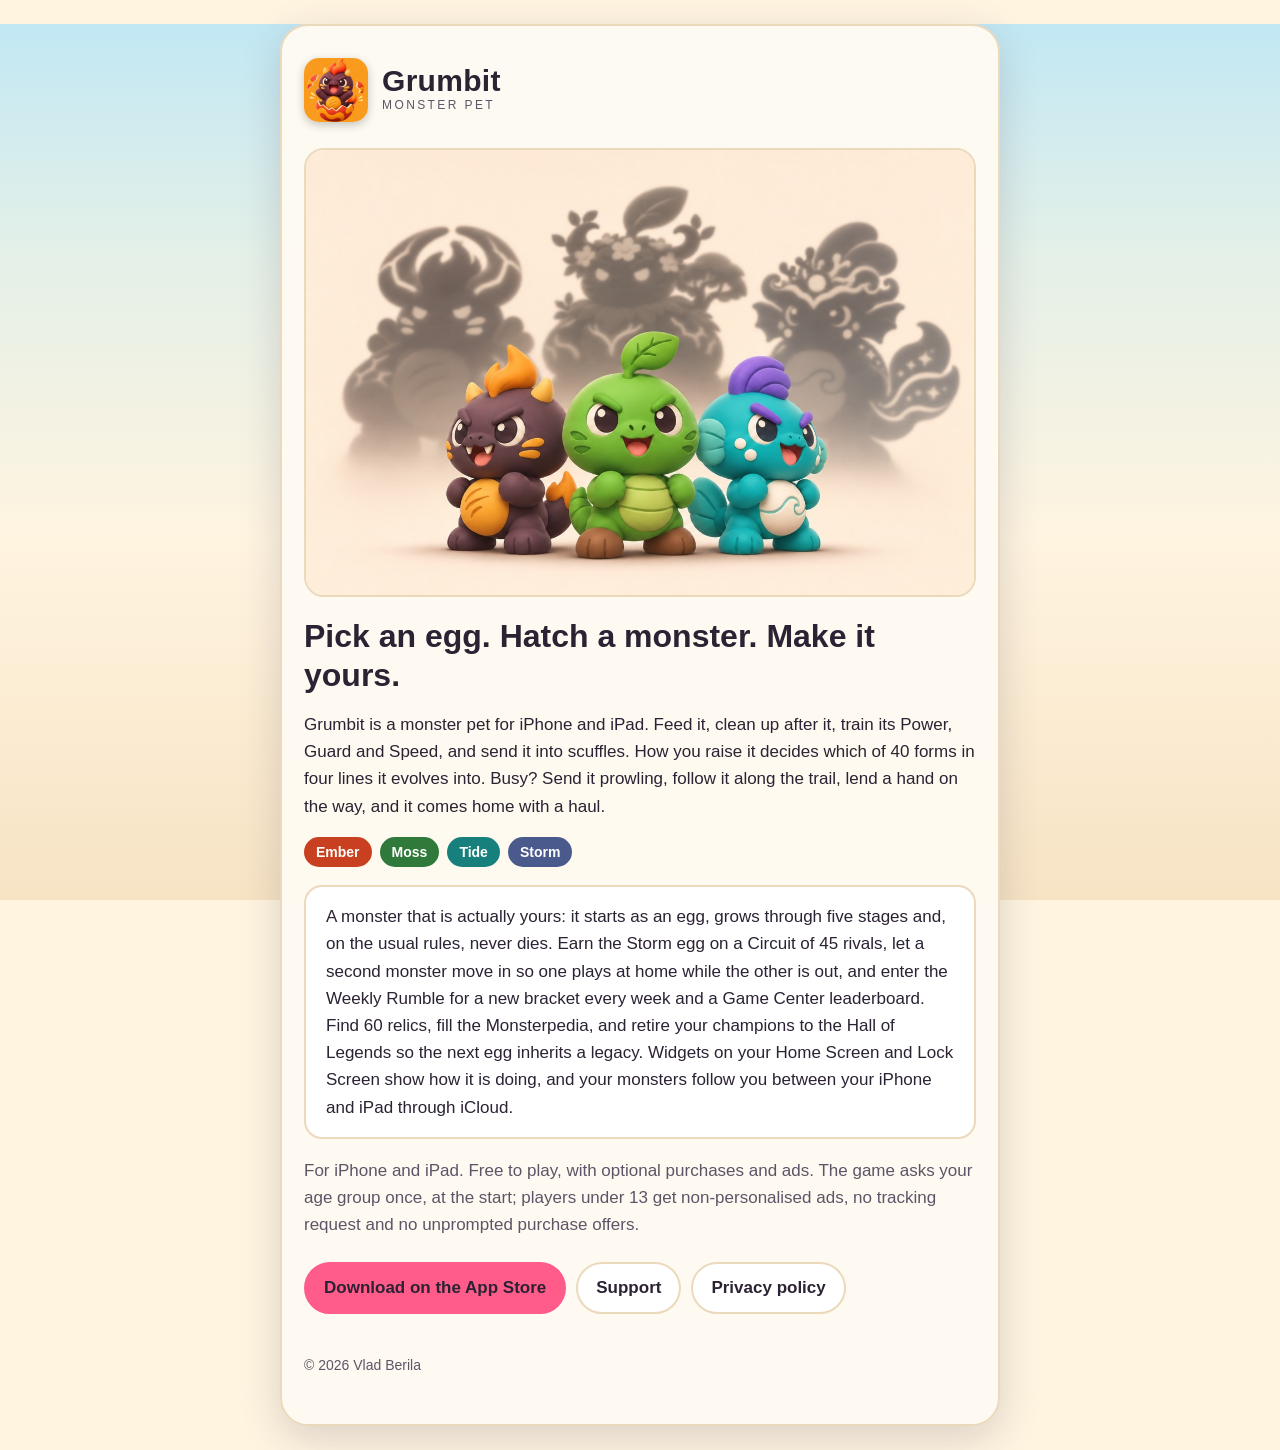
<file: index.html>
<!doctype html>
<html lang="en">
<head>
  <meta charset="utf-8">
  <meta name="viewport" content="width=device-width, initial-scale=1">
  <title>Grumbit: Monster Pet</title>
  <meta name="description" content="Hatch a monster, raise it your way, and see which of 40 forms it becomes. Follow it on the trail while it prowls for loot, raise two at once, and enter the Weekly Rumble. For iPhone and iPad.">
  <link rel="icon" href="icon.png">
  <link rel="stylesheet" href="style.css">
</head>
<body>
<main>
  <header class="brand">
    <img src="icon.png" alt="">
    <div>
      <div class="name">Grumbit</div>
      <div class="tagline">Monster pet</div>
    </div>
  </header>

  <img class="hero" src="key-art.jpg" width="1200" height="800" alt="Three small monsters, one fiery, one leafy and one watery, in front of the dark outlines of the forms they may grow into.">

  <h1>Pick an egg. Hatch a monster. Make it yours.</h1>
  <p>Grumbit is a monster pet for iPhone and iPad. Feed it, clean up after it, train its
  Power, Guard and Speed, and send it into scuffles. How you raise it decides which of
  40 forms in four lines it evolves into. Busy? Send it prowling, follow it along the trail,
  lend a hand on the way, and it comes home with a haul.</p>

  <div class="lines" aria-label="The four lines">
    <span class="ember">Ember</span><span class="moss">Moss</span><span class="tide">Tide</span><span class="storm">Storm</span>
  </div>

  <div class="panel">
    <p>A monster that is actually yours: it starts as an egg, grows through five stages and, on
    the usual rules, never dies. Earn the Storm egg on a Circuit of 45 rivals, let a second
    monster move in so one plays at home while the other is out, and enter the Weekly Rumble for
    a new bracket every week and a Game Center leaderboard. Find 60 relics, fill the
    Monsterpedia, and retire your champions to the Hall of Legends so the next egg inherits a
    legacy. Widgets on your Home Screen and Lock Screen show how it is doing, and your monsters
    follow you between your iPhone and iPad through iCloud.</p>
  </div>

  <p class="dim">For iPhone and iPad. Free to play, with optional purchases and ads. The game
  asks your age group once, at the start; players under 13 get non-personalised ads, no
  tracking request and no unprompted purchase offers.</p>

  <nav class="links">
    <a class="primary" href="APP_STORE_URL_PLACEHOLDER">Download on the App Store</a>
    <a href="support.html">Support</a>
    <a href="privacy.html">Privacy policy</a>
  </nav>

  <footer>© 2026 Vlad Berila</footer>
</main>
</body>
</html>
</file>
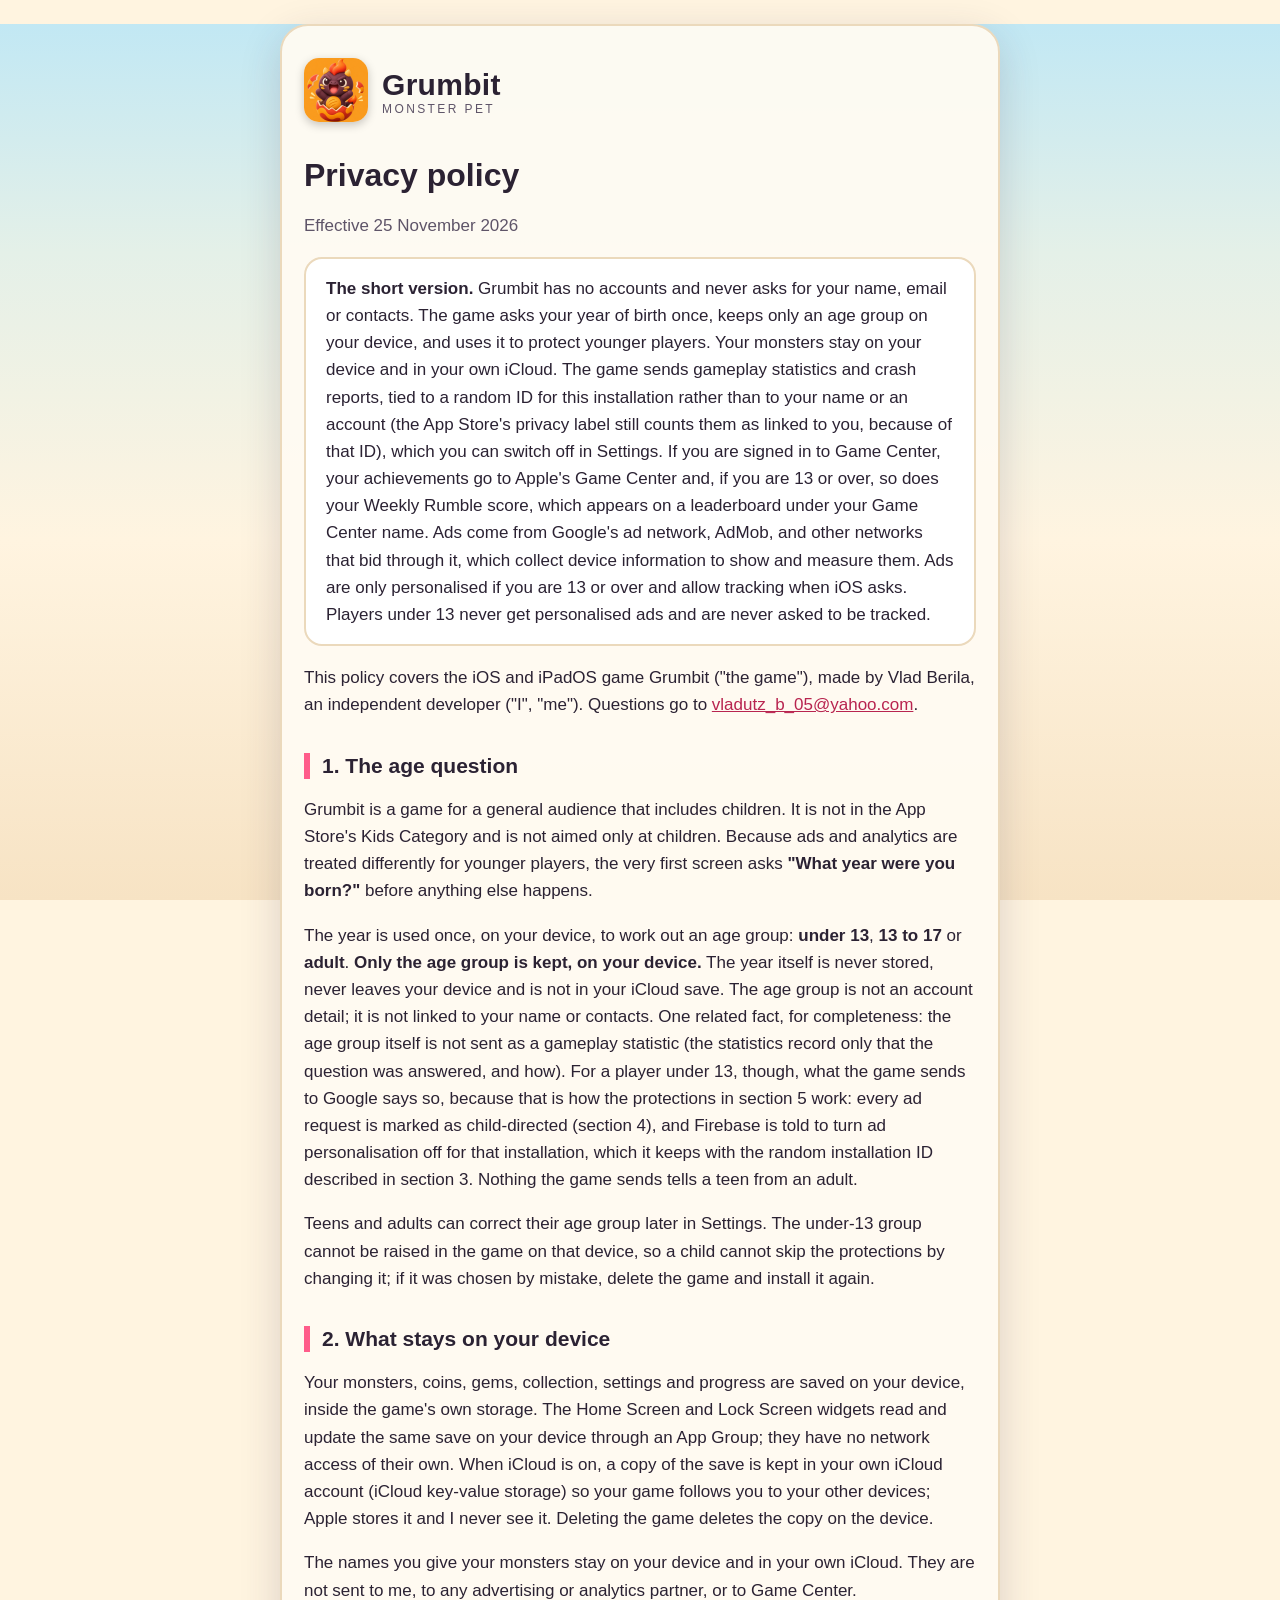
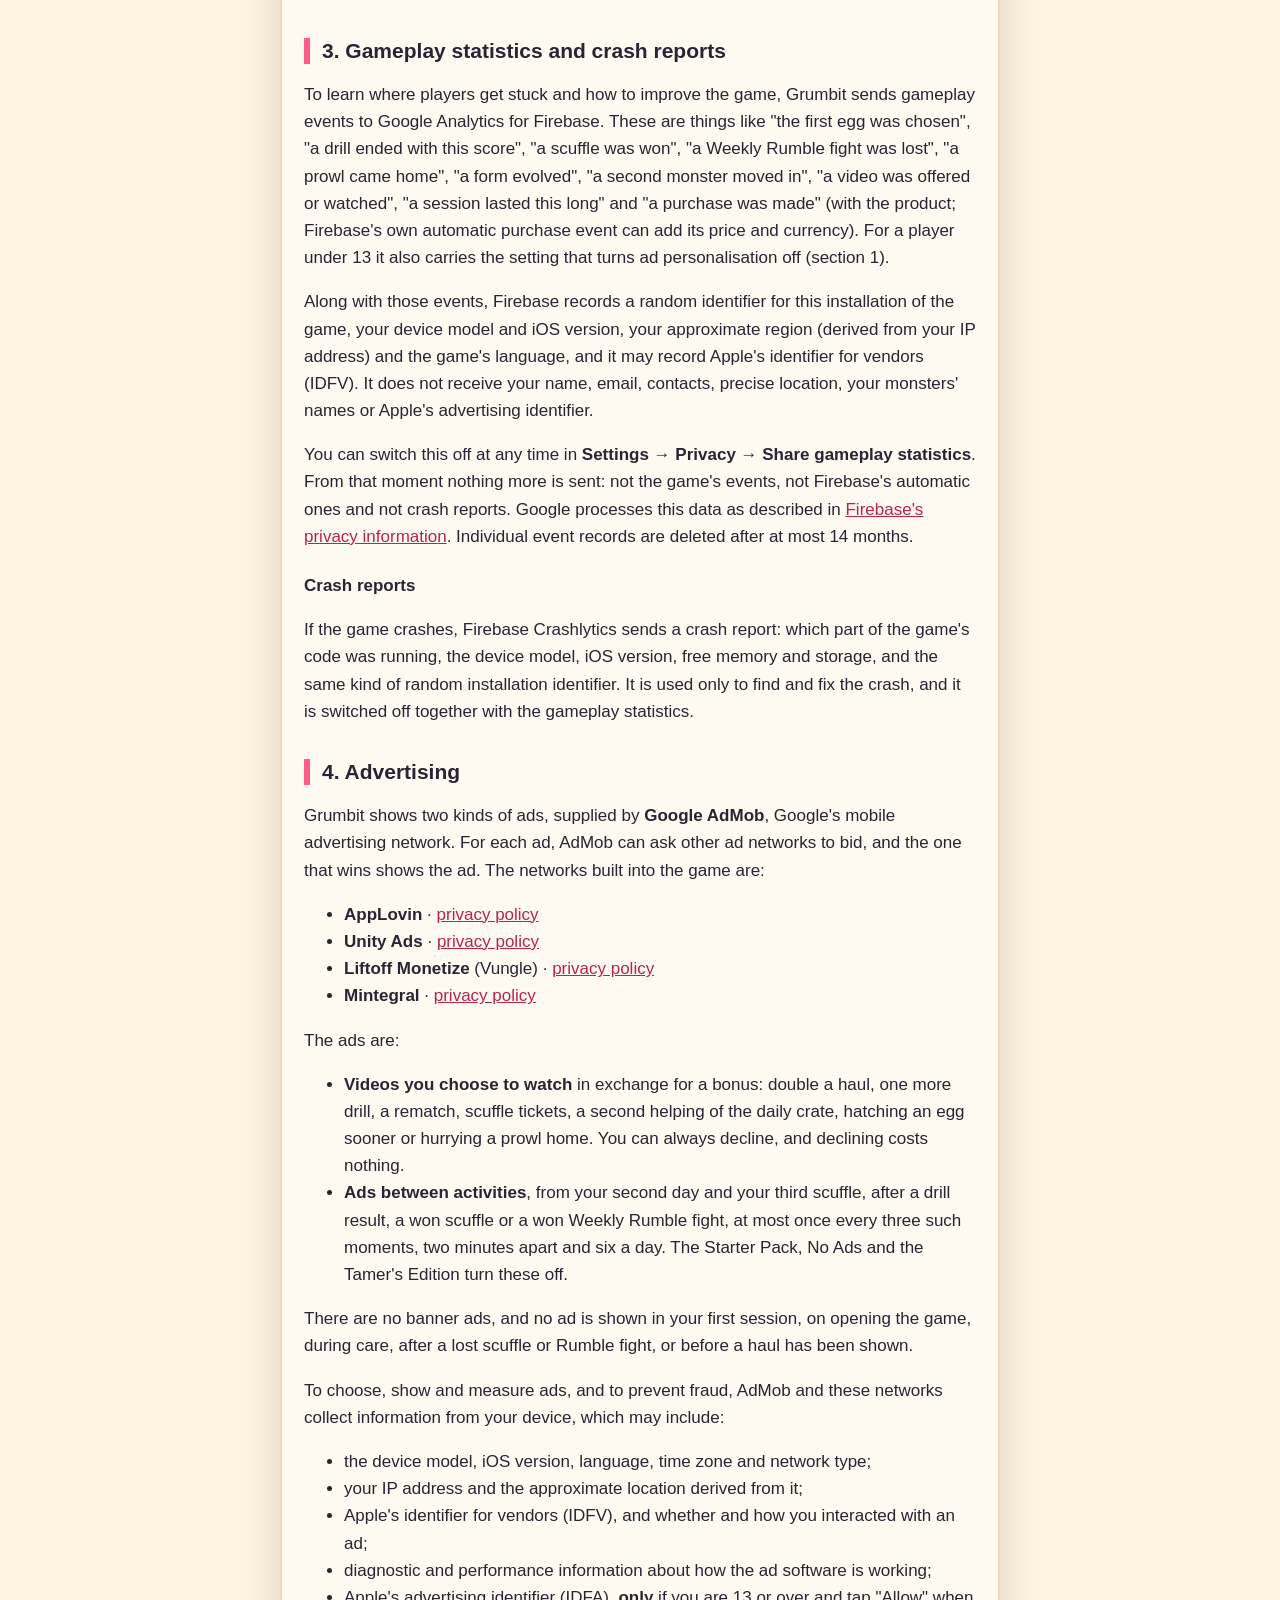
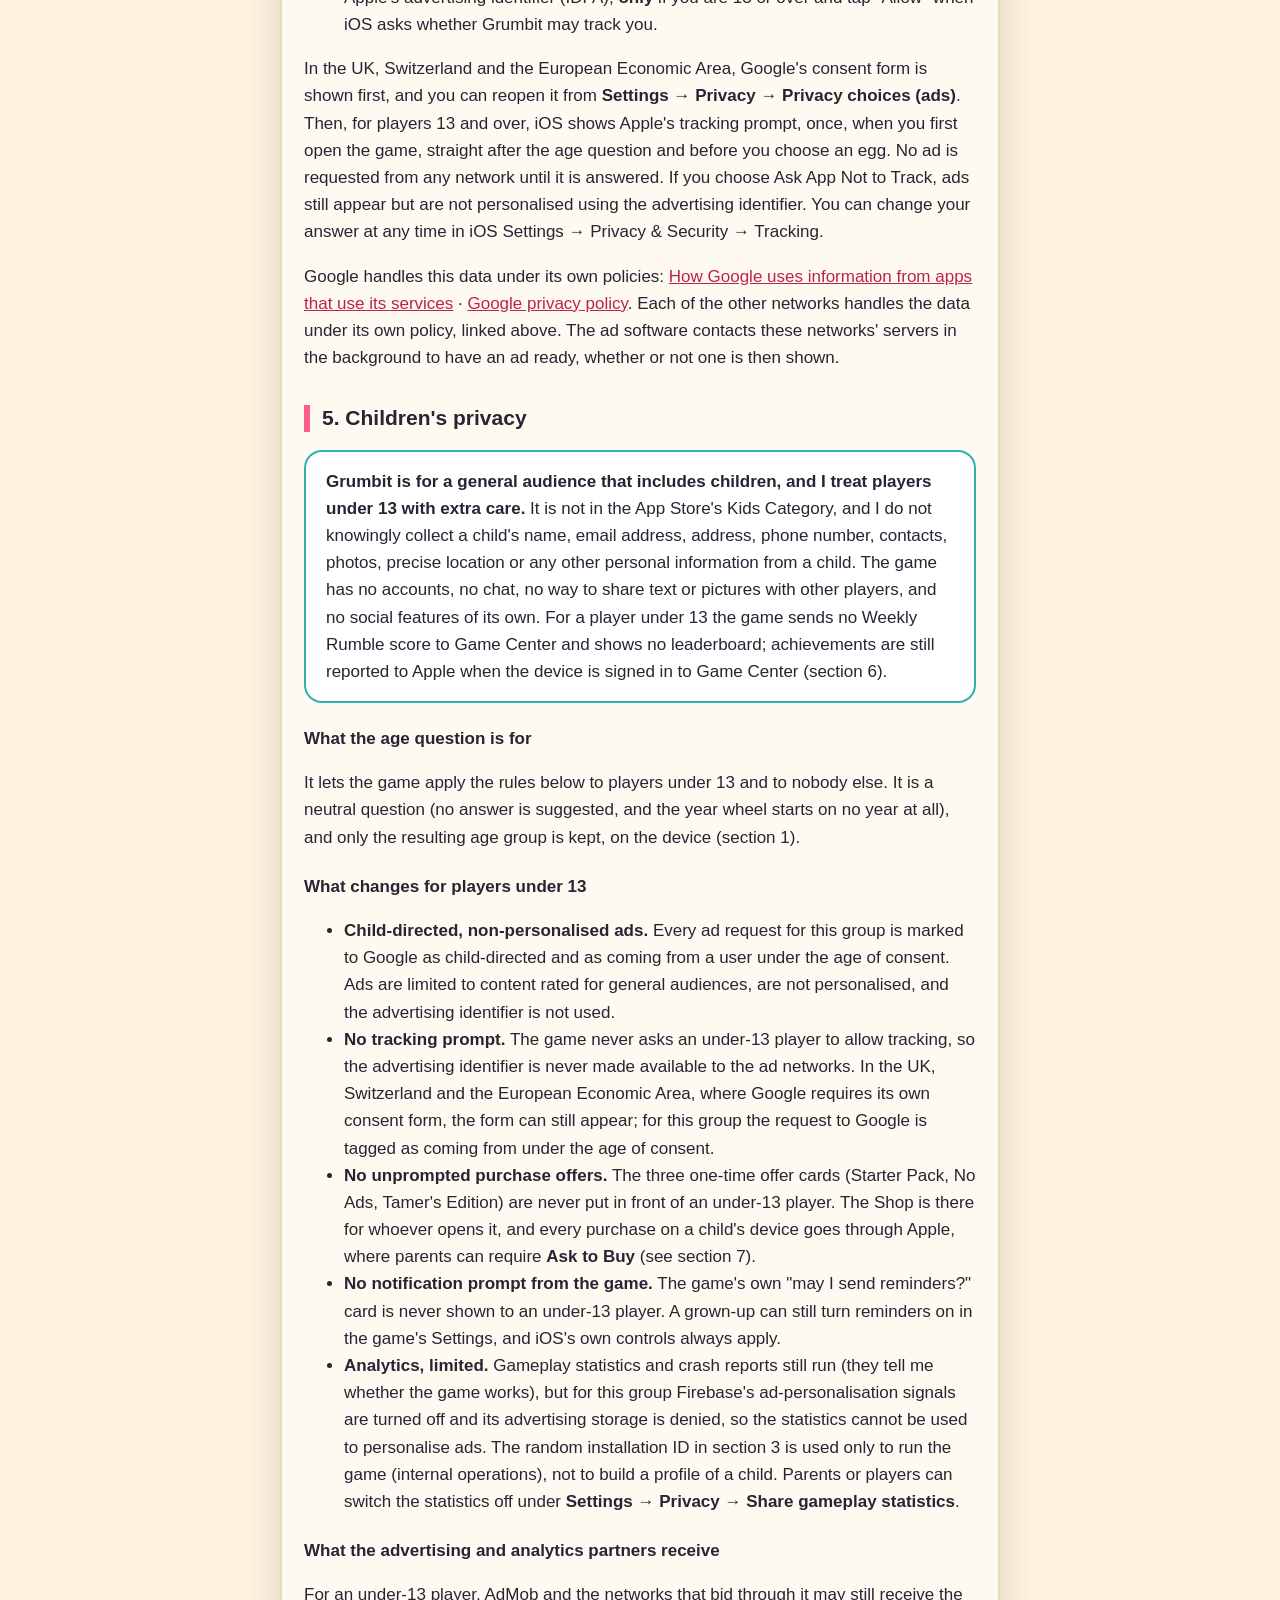
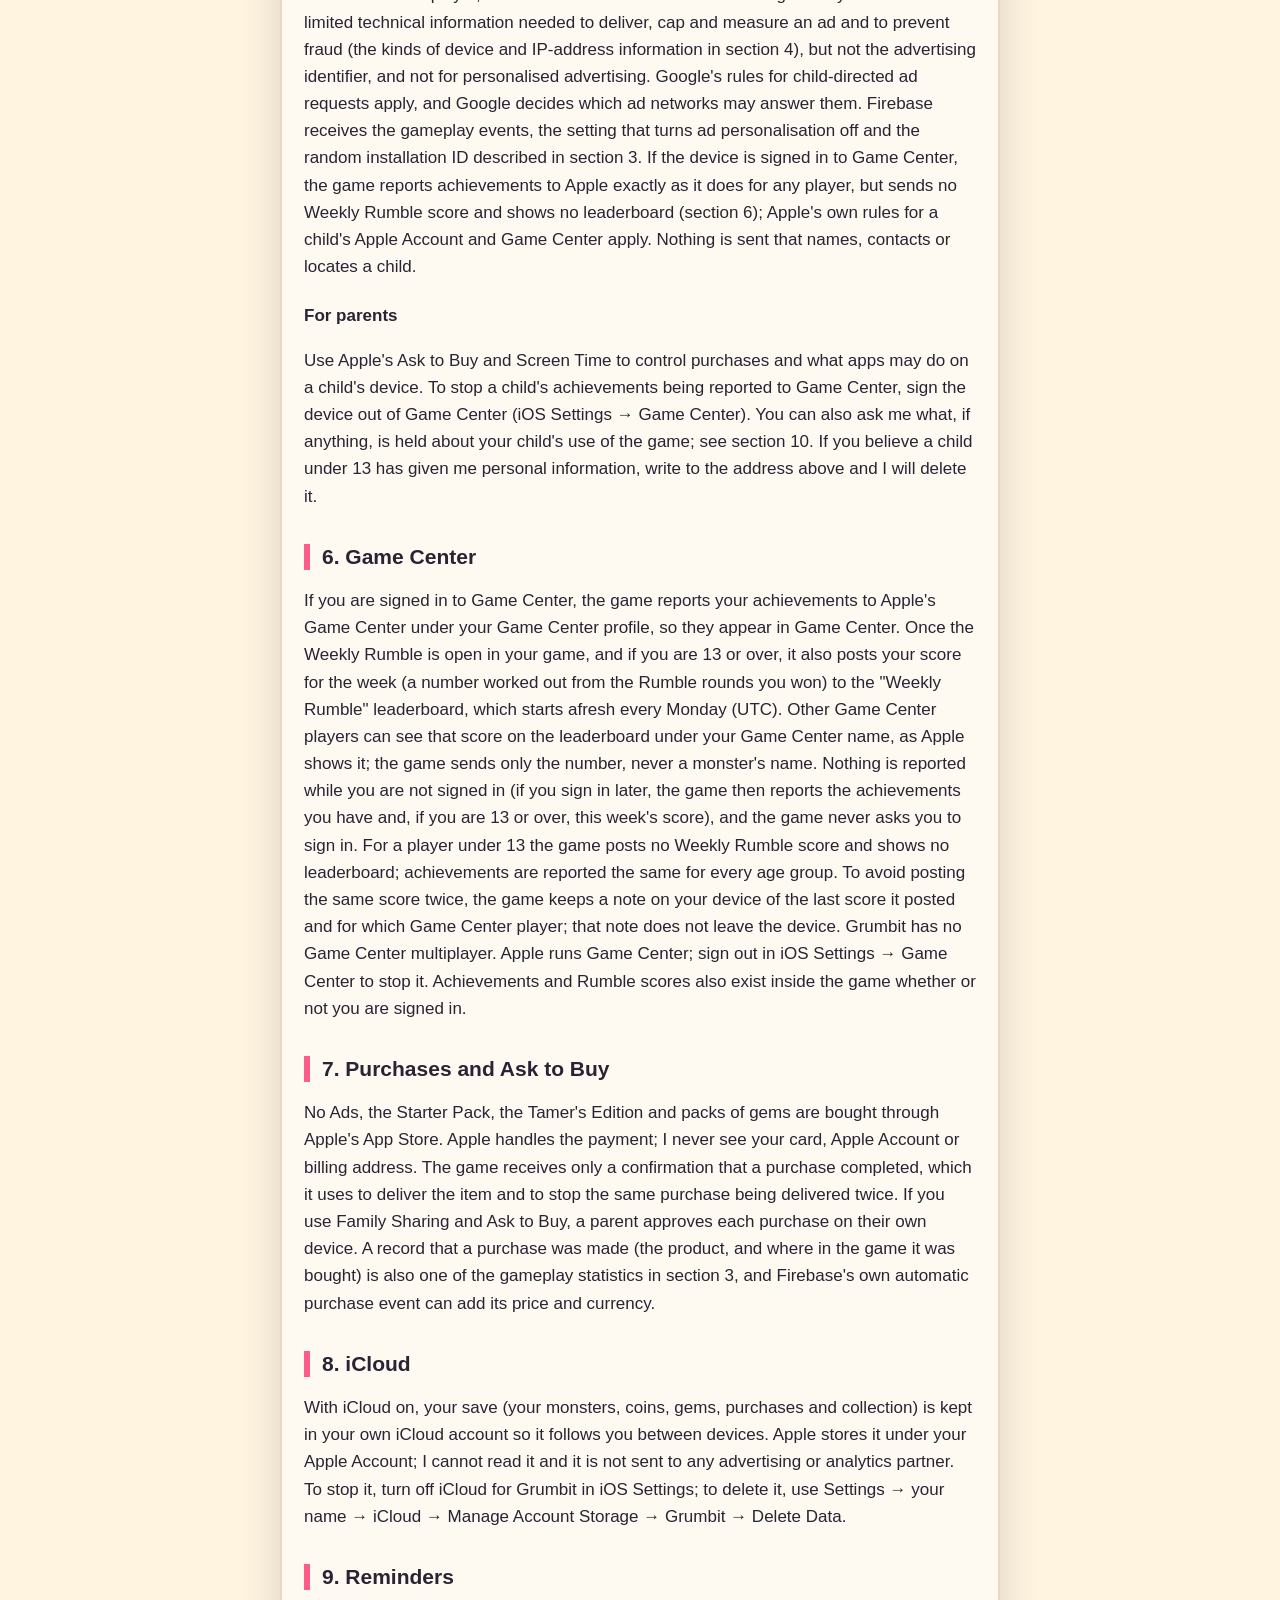
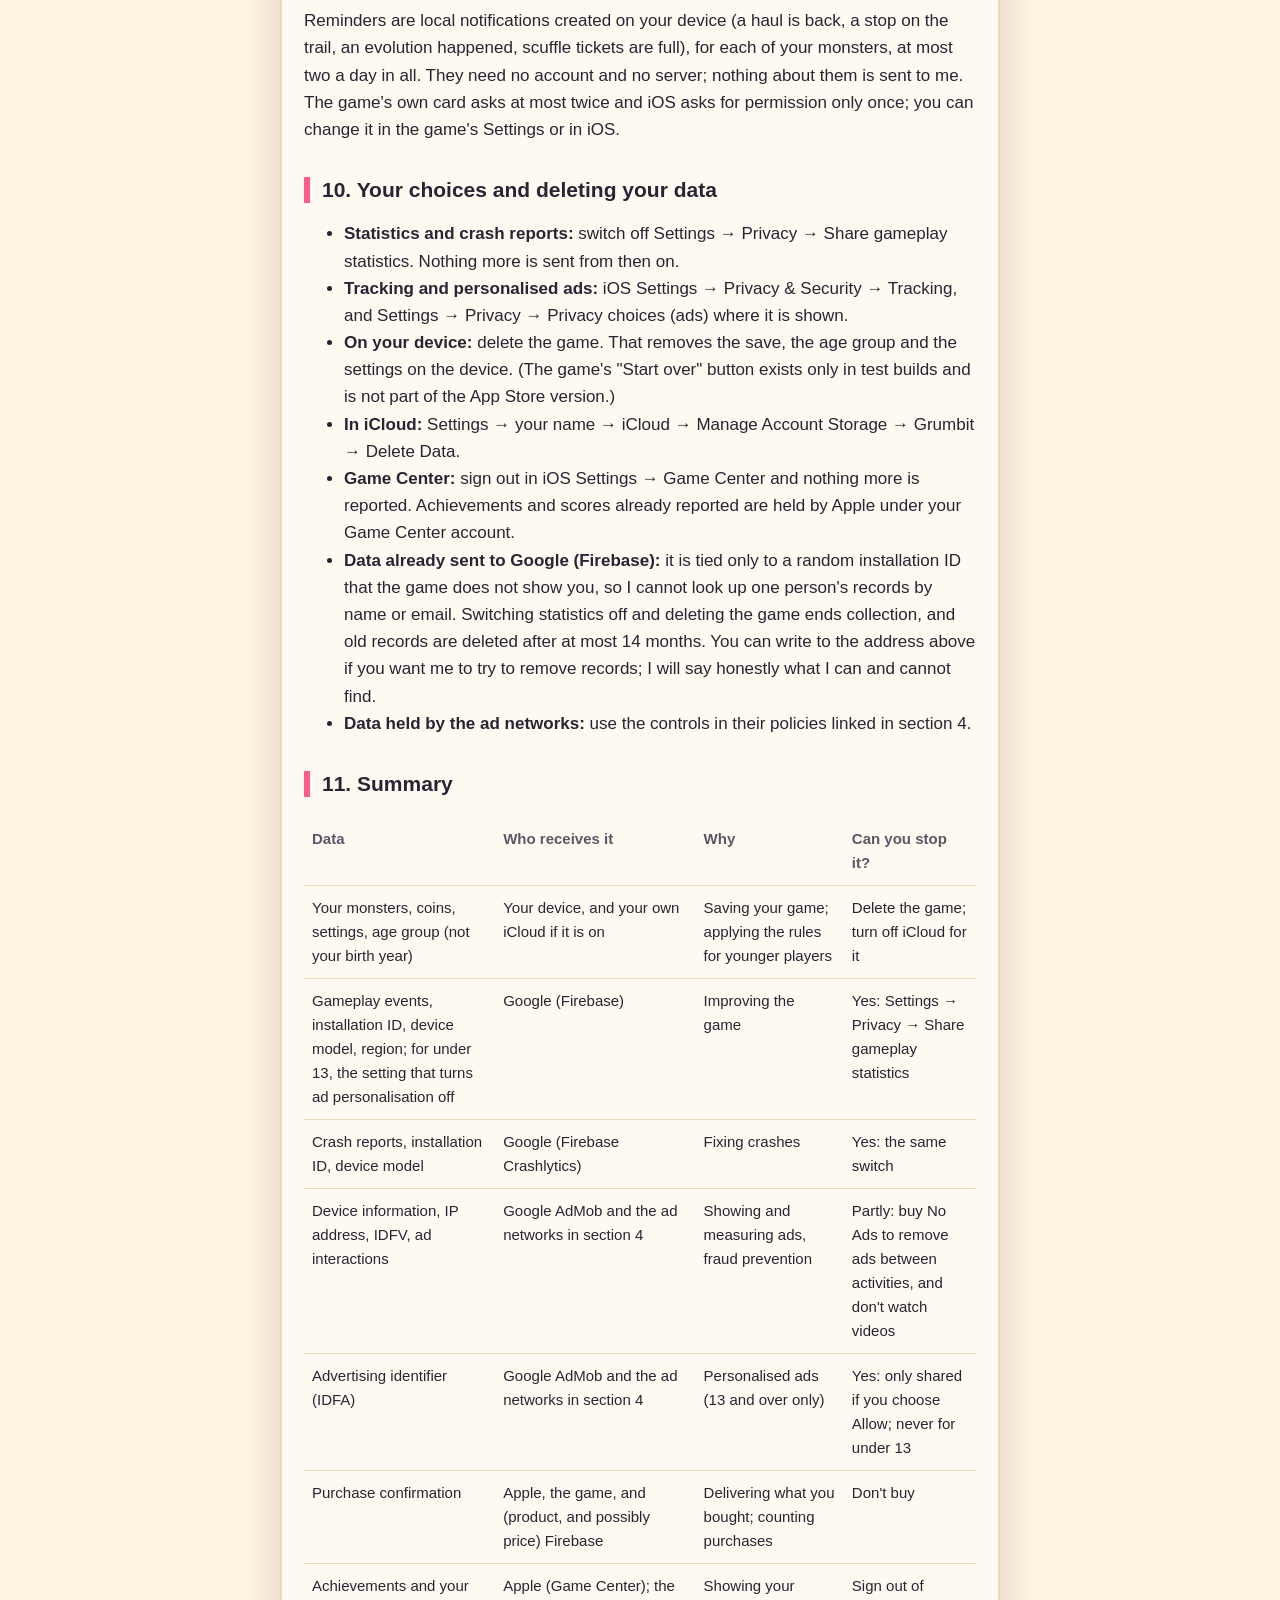
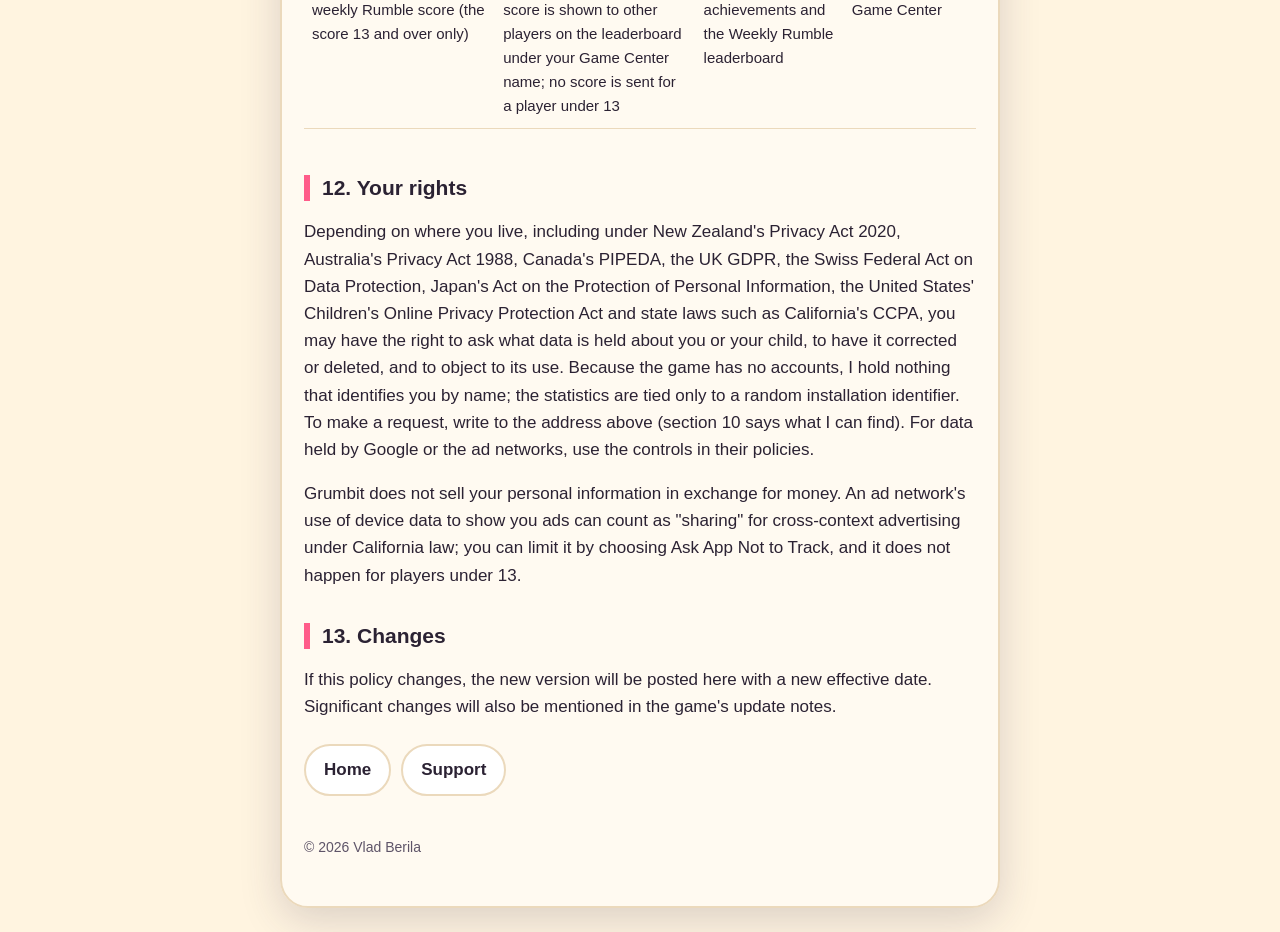
<file: privacy.html>
<!doctype html>
<html lang="en">
<head>
  <meta charset="utf-8">
  <meta name="viewport" content="width=device-width, initial-scale=1">
  <title>Grumbit Privacy Policy</title>
  <meta name="description" content="What Grumbit collects, why, what changes for players under 13, and how to switch it off.">
  <link rel="icon" href="icon.png">
  <link rel="stylesheet" href="style.css">
</head>
<body>
<main>
  <header class="brand">
    <a href="./"><img src="icon.png" alt=""></a>
    <a href="./">
      <div class="name">Grumbit</div>
      <div class="tagline">Monster pet</div>
    </a>
  </header>

  <h1>Privacy policy</h1>
  <p class="dim">Effective 25 November 2026</p>

  <div class="panel">
    <p><strong>The short version.</strong> Grumbit has no accounts and never asks for your name,
    email or contacts. The game asks your year of birth once, keeps only an age group on your
    device, and uses it to protect younger players. Your monsters stay on your device and in
    your own iCloud. The game sends gameplay statistics and crash reports, tied to a random ID for
    this installation rather than to your name or an account (the App Store's privacy label still
    counts them as linked to you, because of that ID), which you can switch off in Settings. If you are signed in to Game Center,
    your achievements go to Apple's Game Center and, if you are 13 or over, so does your Weekly
    Rumble score, which appears on a leaderboard under your Game Center name. Ads come from Google's ad network,
    AdMob, and other networks that bid through it, which collect device information to show and
    measure them. Ads are only personalised if you are 13 or over and allow tracking when iOS
    asks. Players under 13 never get personalised ads and are never asked to be tracked.</p>
  </div>

  <p>This policy covers the iOS and iPadOS game Grumbit ("the game"), made by Vlad Berila, an
  independent developer ("I", "me"). Questions go to
  <a href="mailto:vladutz_b_05@yahoo.com?subject=Grumbit%20privacy">vladutz_b_05@yahoo.com</a>.</p>

  <h2>1. The age question</h2>
  <p>Grumbit is a game for a general audience that includes children. It is not in the App
  Store's Kids Category and is not aimed only at children. Because ads and analytics are
  treated differently for younger players, the very first screen asks <strong>"What year were
  you born?"</strong> before anything else happens.</p>
  <p>The year is used once, on your device, to work out an age group: <strong>under 13</strong>,
  <strong>13 to 17</strong> or <strong>adult</strong>. <strong>Only the age group is kept, on
  your device.</strong> The year itself is never stored, never leaves your device and is not in
  your iCloud save. The age group is not an account detail; it is not linked to your name or
  contacts. One related fact, for completeness: the age group itself is not sent as a gameplay
  statistic (the statistics record only that the question was answered, and how). For a player
  under 13, though, what the game sends to Google says so, because that is how the protections in
  section 5 work: every ad request is marked as child-directed (section 4), and Firebase is told
  to turn ad personalisation off for that installation, which it keeps with the random
  installation ID described in section 3. Nothing the game sends tells a teen from an adult.</p>
  <p>Teens and adults can correct their age group later in Settings. The under-13 group cannot
  be raised in the game on that device, so a child cannot skip the protections by changing it;
  if it was chosen by mistake, delete the game and install it again.</p>

  <h2>2. What stays on your device</h2>
  <p>Your monsters, coins, gems, collection, settings and progress are saved on your device,
  inside the game's own storage. The Home Screen and Lock Screen widgets read and update the
  same save on your device through an App Group; they have no network access of their own. When
  iCloud is on, a copy of the save is kept in your own iCloud account (iCloud key-value storage)
  so your game follows you to your other devices; Apple stores it and I never see it. Deleting
  the game deletes the copy on the device.</p>
  <p>The names you give your monsters stay on your device and in your own iCloud. They are not
  sent to me, to any advertising or analytics partner, or to Game Center.</p>

  <h2>3. Gameplay statistics and crash reports</h2>
  <p>To learn where players get stuck and how to improve the game, Grumbit sends gameplay events
  to Google Analytics for Firebase. These are things like "the first egg was chosen", "a drill
  ended with this score", "a scuffle was won", "a Weekly Rumble fight was lost", "a prowl came
  home", "a form evolved", "a second monster moved in", "a video was offered or watched", "a
  session lasted this long" and "a purchase was made" (with the product; Firebase's own
  automatic purchase event can add its price and currency). For a player under 13 it also
  carries the setting that turns ad personalisation off (section 1).</p>
  <p>Along with those events, Firebase records a random identifier for this installation of the
  game, your device model and iOS version, your approximate region (derived from your IP
  address) and the game's language, and it may record Apple's identifier for vendors (IDFV). It
  does not receive your name, email, contacts, precise location, your monsters' names or Apple's
  advertising identifier.</p>
  <p>You can switch this off at any time in <strong>Settings → Privacy → Share gameplay
  statistics</strong>. From that moment nothing more is sent: not the game's events, not
  Firebase's automatic ones and not crash reports. Google processes this data as described in
  <a href="https://firebase.google.com/support/privacy">Firebase's privacy information</a>.
  Individual event records are deleted after at most 14 months.</p>
  <h3>Crash reports</h3>
  <p>If the game crashes, Firebase Crashlytics sends a crash report: which part of the game's
  code was running, the device model, iOS version, free memory and storage, and the same kind of
  random installation identifier. It is used only to find and fix the crash, and it is switched
  off together with the gameplay statistics.</p>

  <h2>4. Advertising</h2>
  <p>Grumbit shows two kinds of ads, supplied by <strong>Google AdMob</strong>, Google's mobile
  advertising network. For each ad, AdMob can ask other ad networks to bid, and the one that
  wins shows the ad. The networks built into the game are:</p>
  <ul>
    <li><strong>AppLovin</strong> ·
      <a href="https://www.applovin.com/privacy/">privacy policy</a></li>
    <li><strong>Unity Ads</strong> ·
      <a href="https://unity.com/legal/privacy-policy">privacy policy</a></li>
    <li><strong>Liftoff Monetize</strong> (Vungle) ·
      <a href="https://liftoff.io/privacy-policy/">privacy policy</a></li>
    <li><strong>Mintegral</strong> ·
      <a href="https://www.mintegral.com/en/privacy/">privacy policy</a></li>
  </ul>
  <p>The ads are:</p>
  <ul>
    <li><strong>Videos you choose to watch</strong> in exchange for a bonus: double a haul, one
    more drill, a rematch, scuffle tickets, a second helping of the daily crate, hatching an
    egg sooner or hurrying a prowl home. You can always decline, and declining costs nothing.</li>
    <li><strong>Ads between activities</strong>, from your second day and your third scuffle,
    after a drill result, a won scuffle or a won Weekly Rumble fight, at most once every three such
    moments, two minutes apart and six a day. The Starter Pack, No Ads and the Tamer's Edition turn
    these off.</li>
  </ul>
  <p>There are no banner ads, and no ad is shown in your first session, on opening the game,
  during care, after a lost scuffle or Rumble fight, or before a haul has been shown.</p>
  <p>To choose, show and measure ads, and to prevent fraud, AdMob and these networks collect
  information from your device, which may include:</p>
  <ul>
    <li>the device model, iOS version, language, time zone and network type;</li>
    <li>your IP address and the approximate location derived from it;</li>
    <li>Apple's identifier for vendors (IDFV), and whether and how you interacted with an
    ad;</li>
    <li>diagnostic and performance information about how the ad software is working;</li>
    <li>Apple's advertising identifier (IDFA), <strong>only</strong> if you are 13 or over and
    tap "Allow" when iOS asks whether Grumbit may track you.</li>
  </ul>
  <p>In the UK, Switzerland and the European Economic Area, Google's consent form is shown first,
  and you can reopen it from <strong>Settings → Privacy → Privacy choices (ads)</strong>.
  Then, for players 13 and over, iOS shows Apple's tracking prompt, once, when you first open
  the game, straight after the age question and before you choose an egg. No ad is requested
  from any network until it is answered. If you choose Ask App Not to Track, ads still appear but
  are not personalised using the advertising identifier. You can change your answer at any time
  in iOS Settings → Privacy &amp; Security → Tracking.</p>
  <p>Google handles this data under its own policies:
  <a href="https://policies.google.com/technologies/partner-sites">How Google uses information
  from apps that use its services</a> ·
  <a href="https://policies.google.com/privacy">Google privacy policy</a>. Each of the other
  networks handles the data under its own policy, linked above. The ad software contacts these
  networks' servers in the background to have an ad ready, whether or not one is then shown.</p>

  <h2 id="children">5. Children's privacy</h2>
  <div class="panel kids">
    <p><strong>Grumbit is for a general audience that includes children, and I treat players
    under 13 with extra care.</strong> It is not in the App Store's Kids Category, and I do not
    knowingly collect a child's name, email address, address, phone number, contacts, photos,
    precise location or any other personal information from a child. The game has no accounts,
    no chat, no way to share text or pictures with other players, and no social features of its
    own. For a player under 13 the game sends no Weekly Rumble score to Game Center and shows no
    leaderboard; achievements are still reported to Apple when the device is signed in to Game
    Center (section 6).</p>
  </div>
  <h3>What the age question is for</h3>
  <p>It lets the game apply the rules below to players under 13 and to nobody else. It is a
  neutral question (no answer is suggested, and the year wheel starts on no year at all), and
  only the resulting age group is kept, on the device (section 1).</p>
  <h3>What changes for players under 13</h3>
  <ul>
    <li><strong>Child-directed, non-personalised ads.</strong> Every ad request for this group is
    marked to Google as child-directed and as coming from a user under the age of consent. Ads
    are limited to content rated for general audiences, are not personalised, and the advertising
    identifier is not used.</li>
    <li><strong>No tracking prompt.</strong> The game never asks an under-13 player to allow
    tracking, so the advertising identifier is never made available to the ad networks. In the
    UK, Switzerland and the European Economic Area, where Google requires its own consent form,
    the form can still appear; for this group the request to Google is tagged as coming from
    under the age of consent.</li>
    <li><strong>No unprompted purchase offers.</strong> The three one-time offer cards (Starter
    Pack, No Ads, Tamer's Edition) are never put in front of an under-13 player. The Shop is
    there for whoever opens it, and every purchase on a child's device goes through Apple, where
    parents can require <strong>Ask to Buy</strong> (see section 7).</li>
    <li><strong>No notification prompt from the game.</strong> The game's own "may I send
    reminders?" card is never shown to an under-13 player. A grown-up can still turn reminders on
    in the game's Settings, and iOS's own controls always apply.</li>
    <li><strong>Analytics, limited.</strong> Gameplay statistics and crash reports still run
    (they tell me whether the game works), but for this group Firebase's ad-personalisation
    signals are turned off and its advertising storage is denied, so the statistics cannot be
    used to personalise ads. The random installation ID in section 3 is used only to run the game
    (internal operations), not to build a profile of a child. Parents or players can switch the
    statistics off under <strong>Settings → Privacy → Share gameplay statistics</strong>.</li>
  </ul>
  <h3>What the advertising and analytics partners receive</h3>
  <p>For an under-13 player, AdMob and the networks that bid through it may still receive the
  limited technical information needed to deliver, cap and measure an ad and to prevent fraud
  (the kinds of device and IP-address information in section 4), but not the advertising
  identifier, and not for personalised advertising. Google's rules for child-directed ad
  requests apply, and Google decides which ad networks may answer them. Firebase receives the
  gameplay events, the setting that turns ad personalisation off and the random installation ID
  described in section 3. If the device is signed in to Game Center, the game reports
  achievements to Apple exactly as it does for any player, but sends no Weekly Rumble score and
  shows no leaderboard (section 6); Apple's own rules for a child's Apple Account and Game Center
  apply. Nothing is sent that names, contacts or
  locates a child.</p>
  <h3>For parents</h3>
  <p>Use Apple's Ask to Buy and Screen Time to control purchases and what apps may do on a
  child's device. To stop a child's achievements being reported to Game Center, sign the device out
  of Game Center (iOS Settings → Game Center). You can also ask me what, if anything, is held about your child's use of the
  game; see section 10. If you believe a child under 13 has given me personal information, write
  to the address above and I will delete it.</p>

  <h2>6. Game Center</h2>
  <p>If you are signed in to Game Center, the game reports your achievements to Apple's Game
  Center under your Game Center profile, so they appear in Game Center. Once the Weekly Rumble is
  open in your game, and if you are 13 or over, it also posts your score for the week (a number worked out from the Rumble
  rounds you won) to the "Weekly Rumble" leaderboard, which starts afresh every Monday (UTC).
  Other Game Center players can see that score on the leaderboard under your Game Center name, as
  Apple shows it; the game sends only the number, never a monster's name. Nothing is reported
  while you are not signed in (if you sign in later, the game then reports the achievements you
  have and, if you are 13 or over, this week's score), and the game never asks you to sign in. For a player under 13 the game posts no Weekly Rumble
  score and shows no leaderboard; achievements are reported the same for every age group. To avoid posting the same score twice, the game keeps
  a note on your device of the last score it posted and for which Game Center player; that note
  does not leave the device. Grumbit has no Game Center multiplayer. Apple runs Game Center; sign
  out in iOS Settings → Game Center to stop it. Achievements and Rumble scores also exist inside
  the game whether or not you are signed in.</p>

  <h2>7. Purchases and Ask to Buy</h2>
  <p>No Ads, the Starter Pack, the Tamer's Edition and packs of gems are bought through Apple's
  App Store. Apple handles the payment; I never see your card, Apple Account or billing address.
  The game receives only a confirmation that a purchase completed, which it uses to deliver the
  item and to stop the same purchase being delivered twice. If you use Family Sharing and Ask to
  Buy, a parent approves each purchase on their own device. A record that a purchase was made (the
  product, and where in the game it was bought) is also one of the gameplay statistics in
  section 3, and Firebase's own automatic purchase event can add its price and currency.</p>

  <h2>8. iCloud</h2>
  <p>With iCloud on, your save (your monsters, coins, gems, purchases and collection) is kept in
  your own iCloud account so it follows you between devices. Apple stores it under your Apple
  Account; I cannot read it and it is not sent to any advertising or analytics partner. To stop
  it, turn off iCloud for Grumbit in iOS Settings; to delete it, use Settings → your name →
  iCloud → Manage Account Storage → Grumbit → Delete Data.</p>

  <h2>9. Reminders</h2>
  <p>Reminders are local notifications created on your device (a haul is back, a stop on the
  trail, an evolution happened, scuffle tickets are full), for each of your monsters, at most two a day in all. They
  need no account and no server; nothing about them is sent to me. The game's own card asks at
  most twice and iOS asks for permission only once; you can change it in the game's Settings or
  in iOS.</p>

  <h2>10. Your choices and deleting your data</h2>
  <ul>
    <li><strong>Statistics and crash reports:</strong> switch off Settings → Privacy → Share
    gameplay statistics. Nothing more is sent from then on.</li>
    <li><strong>Tracking and personalised ads:</strong> iOS Settings → Privacy &amp; Security →
    Tracking, and Settings → Privacy → Privacy choices (ads) where it is shown.</li>
    <li><strong>On your device:</strong> delete the game. That removes the save, the age group
    and the settings on the device. (The game's "Start over" button exists only in test builds
    and is not part of the App Store version.)</li>
    <li><strong>In iCloud:</strong> Settings → your name → iCloud → Manage Account Storage →
    Grumbit → Delete Data.</li>
    <li><strong>Game Center:</strong> sign out in iOS Settings → Game Center and nothing more is
    reported. Achievements and scores already reported are held by Apple under your Game Center
    account.</li>
    <li><strong>Data already sent to Google (Firebase):</strong> it is tied only to a random
    installation ID that the game does not show you, so I cannot look up one person's records by
    name or email. Switching statistics off and deleting the game ends collection, and old records
    are deleted after at most 14 months. You can write to the address above if you want me to
    try to remove records; I will say honestly what I can and cannot find.</li>
    <li><strong>Data held by the ad networks:</strong> use the controls in their policies linked
    in section 4.</li>
  </ul>

  <h2>11. Summary</h2>
  <div class="table-wrap">
  <table>
    <tr><th>Data</th><th>Who receives it</th><th>Why</th><th>Can you stop it?</th></tr>
    <tr><td>Your monsters, coins, settings, age group (not your birth year)</td>
        <td>Your device, and your own iCloud if it is on</td>
        <td>Saving your game; applying the rules for younger players</td>
        <td>Delete the game; turn off iCloud for it</td></tr>
    <tr><td>Gameplay events, installation ID, device model, region; for under 13, the setting that turns ad personalisation off</td>
        <td>Google (Firebase)</td>
        <td>Improving the game</td><td>Yes: Settings → Privacy → Share gameplay statistics</td></tr>
    <tr><td>Crash reports, installation ID, device model</td>
        <td>Google (Firebase Crashlytics)</td>
        <td>Fixing crashes</td><td>Yes: the same switch</td></tr>
    <tr><td>Device information, IP address, IDFV, ad interactions</td>
        <td>Google AdMob and the ad networks in section 4</td>
        <td>Showing and measuring ads, fraud prevention</td>
        <td>Partly: buy No Ads to remove ads between activities, and don't watch videos</td></tr>
    <tr><td>Advertising identifier (IDFA)</td>
        <td>Google AdMob and the ad networks in section 4</td>
        <td>Personalised ads (13 and over only)</td><td>Yes: only shared if you choose Allow; never for under 13</td></tr>
    <tr><td>Purchase confirmation</td><td>Apple, the game, and (product, and possibly price) Firebase</td>
        <td>Delivering what you bought; counting purchases</td><td>Don't buy</td></tr>
    <tr><td>Achievements and your weekly Rumble score (the score 13 and over only)</td>
        <td>Apple (Game Center); the score is shown to other players on the leaderboard under your Game Center name; no score is sent for a player under 13</td>
        <td>Showing your achievements and the Weekly Rumble leaderboard</td><td>Sign out of Game Center</td></tr>
  </table>
  </div>

  <h2>12. Your rights</h2>
  <p>Depending on where you live, including under New Zealand's Privacy Act 2020, Australia's
  Privacy Act 1988, Canada's PIPEDA, the UK GDPR, the Swiss Federal Act on Data Protection,
  Japan's Act on the Protection of Personal Information, the United States' Children's Online
  Privacy Protection Act and state laws such as California's CCPA, you may have the right to ask
  what data is held about you or your child, to have it corrected or deleted, and to object to its
  use. Because the game has no accounts, I hold nothing that identifies you by name; the
  statistics are tied only to a random installation identifier. To make a request, write to the
  address above (section 10 says what I can find). For data held by Google or the ad networks, use
  the controls in their policies.</p>
  <p>Grumbit does not sell your personal information in exchange for money. An ad network's use of
  device data to show you ads can count as "sharing" for cross-context advertising under
  California law; you can limit it by choosing Ask App Not to Track, and it does not happen for
  players under 13.</p>

  <h2>13. Changes</h2>
  <p>If this policy changes, the new version will be posted here with a new effective date.
  Significant changes will also be mentioned in the game's update notes.</p>

  <nav class="links">
    <a href="./">Home</a>
    <a href="support.html">Support</a>
  </nav>

  <footer>© 2026 Vlad Berila</footer>
</main>
</body>
</html>
</file>
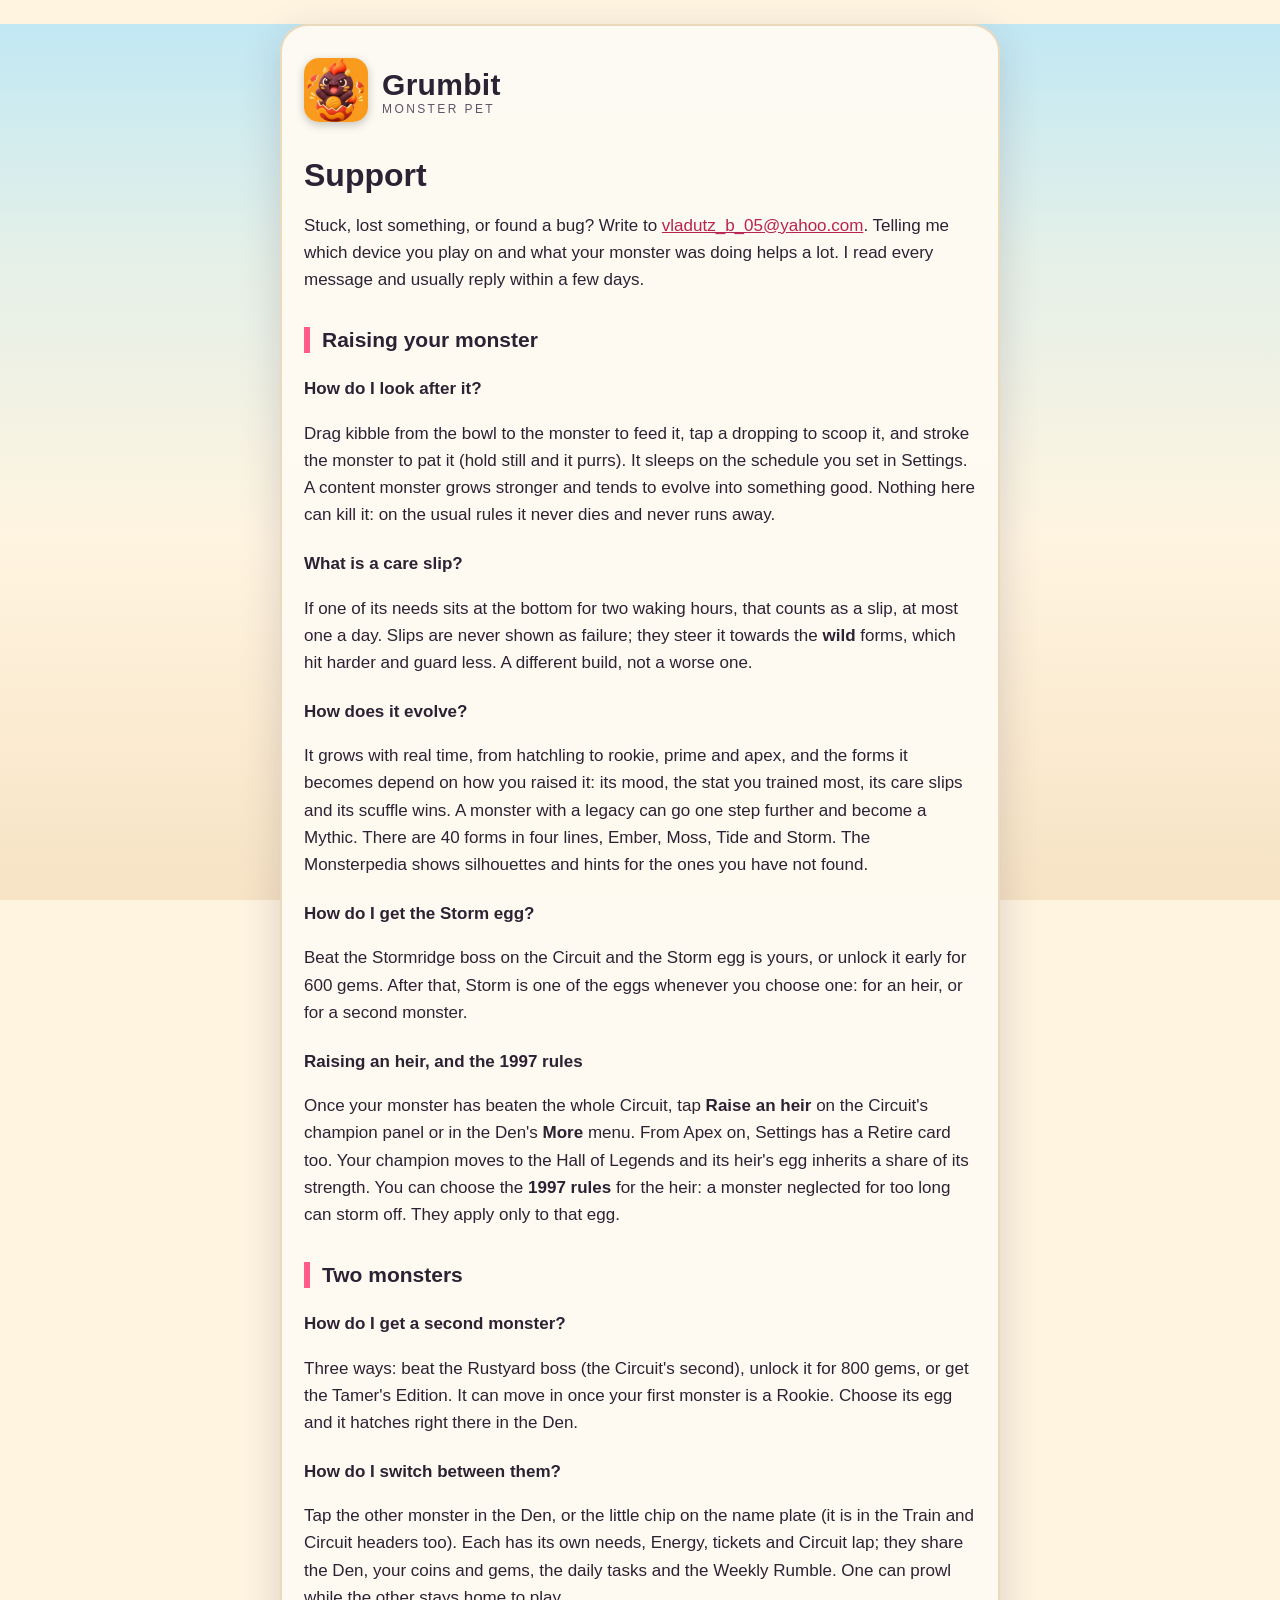
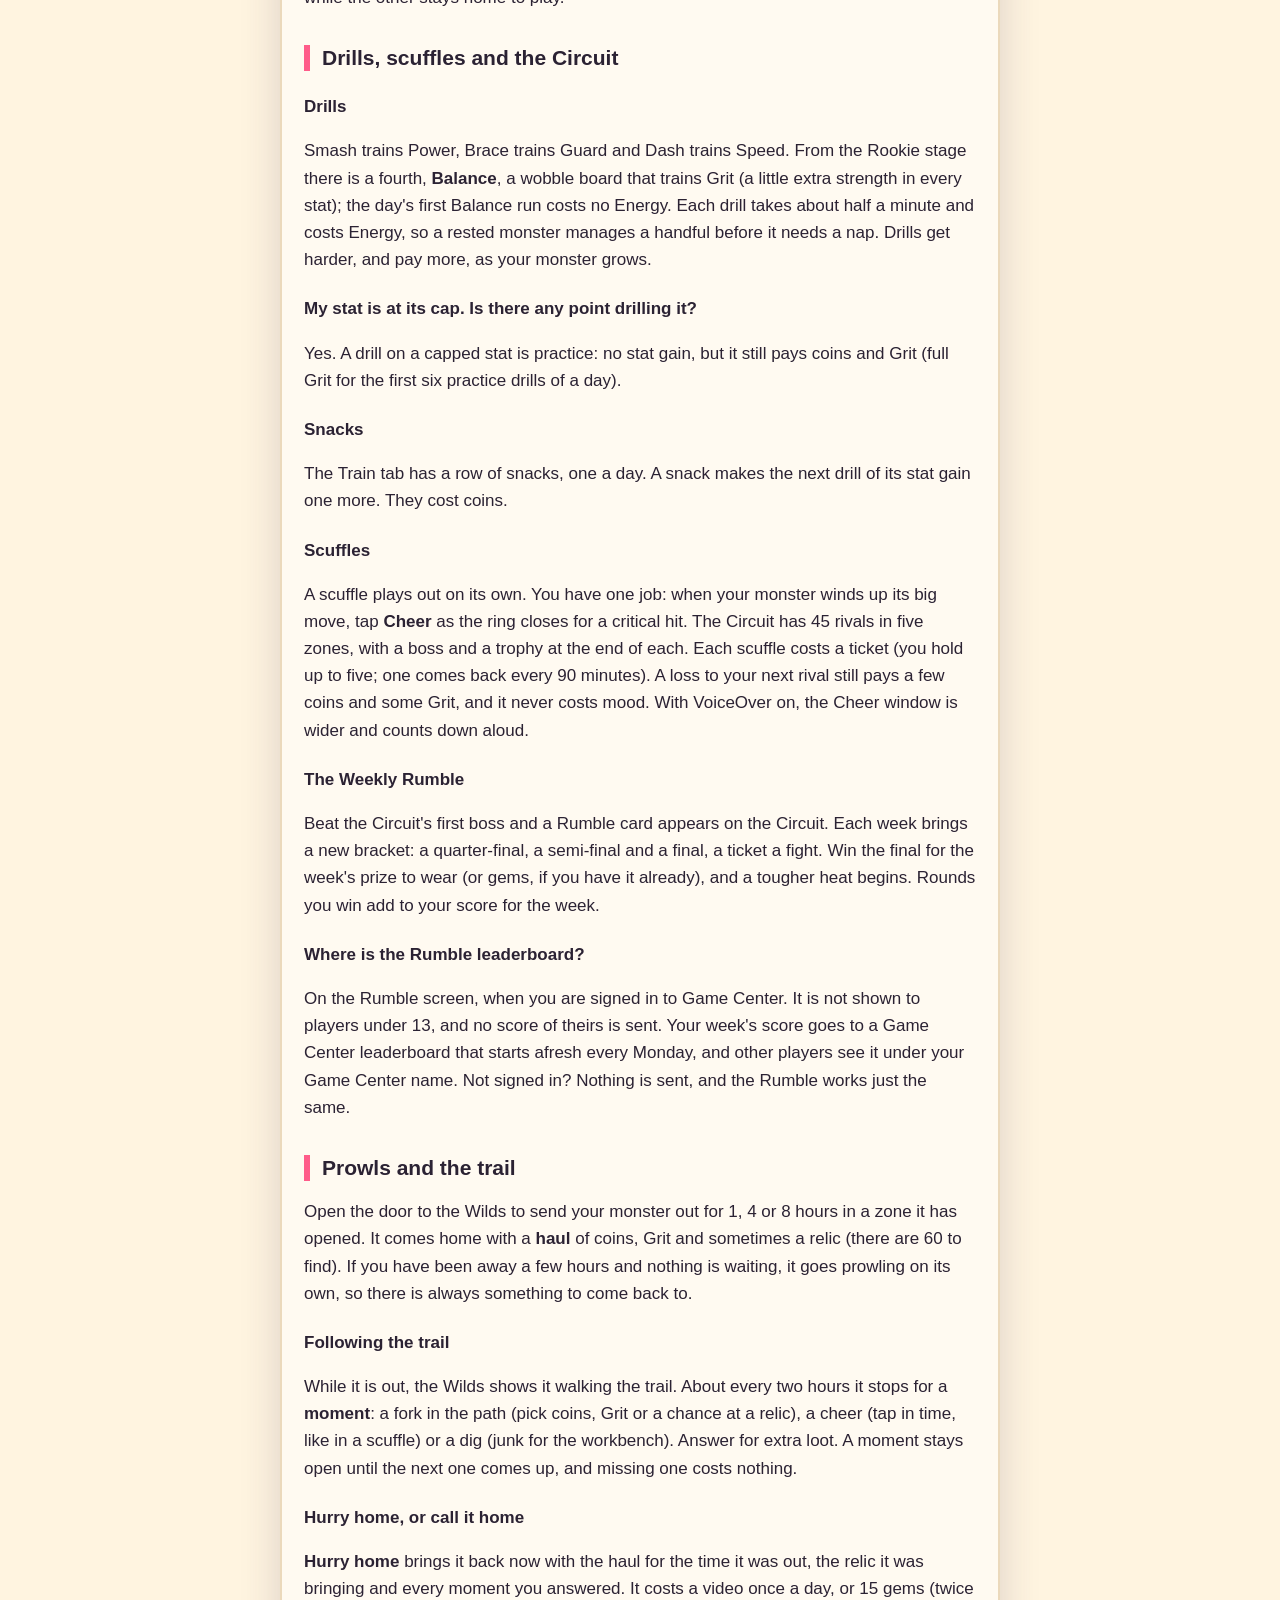
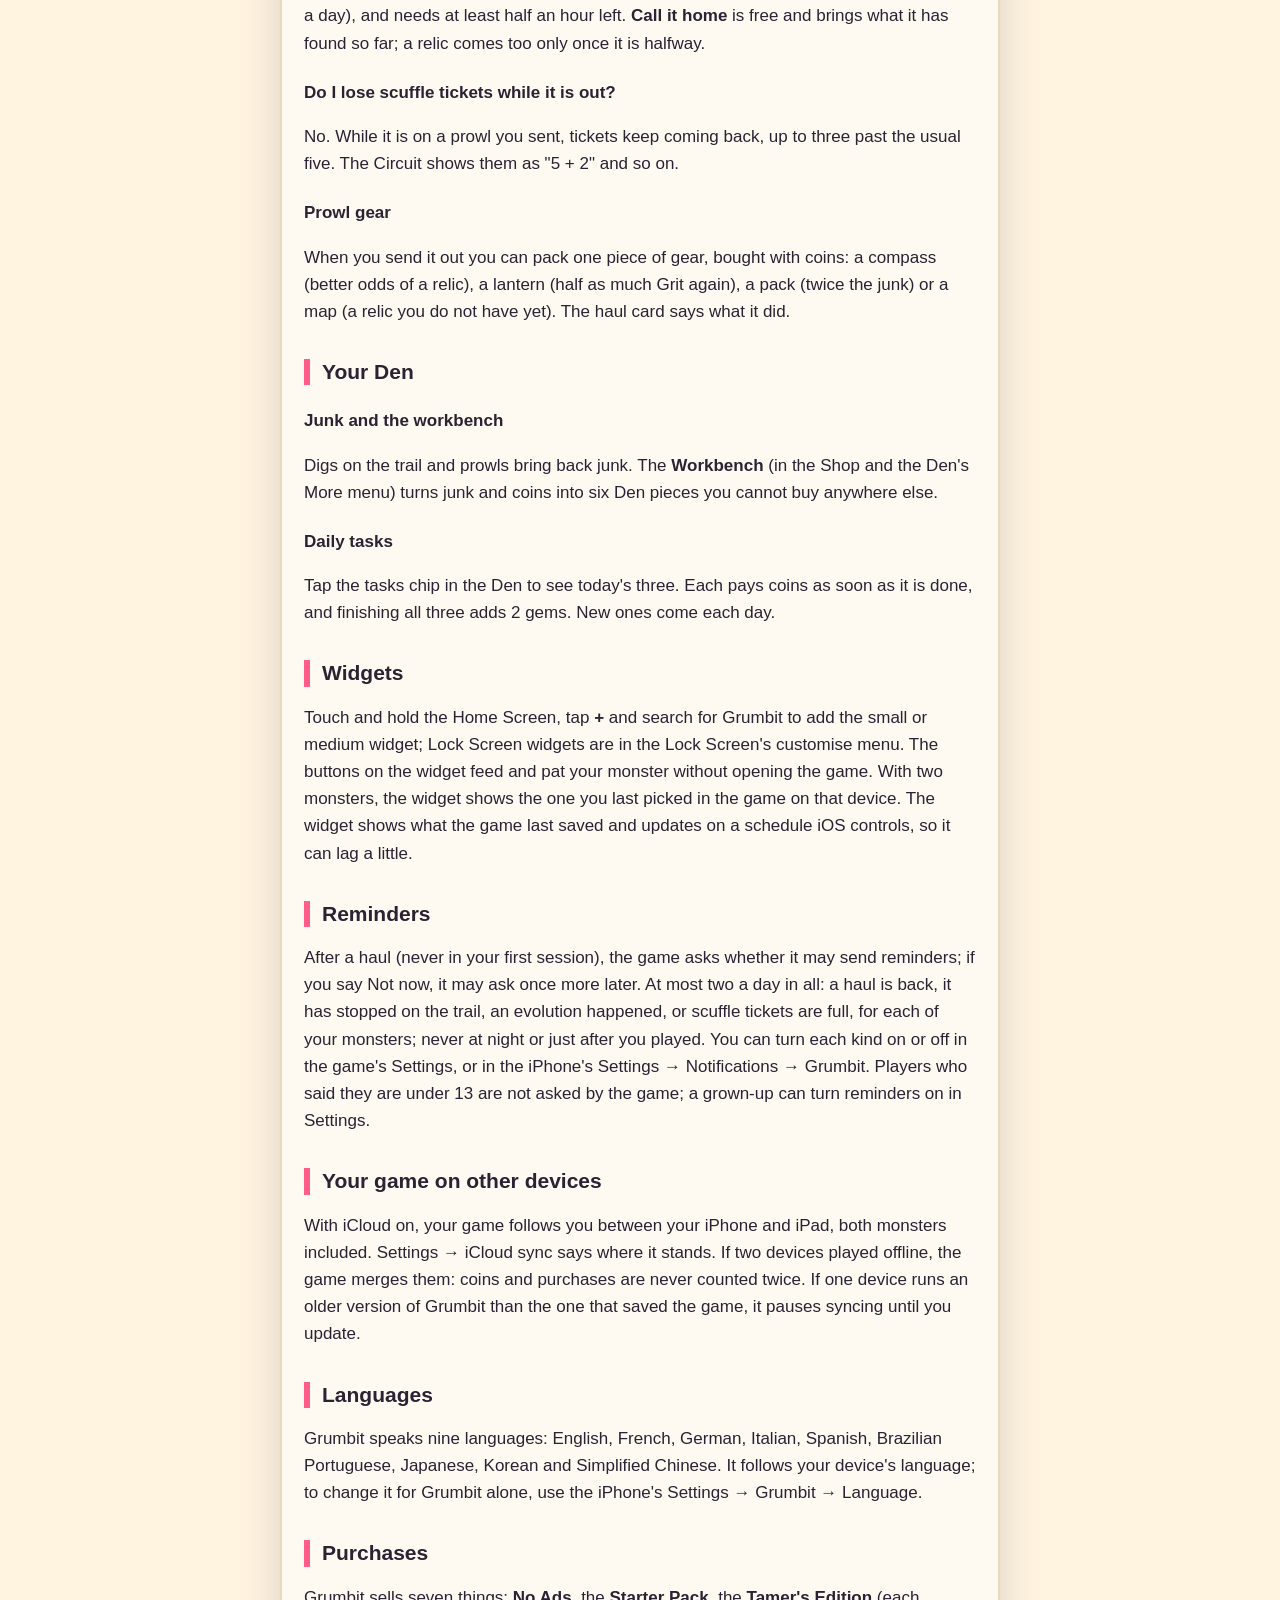
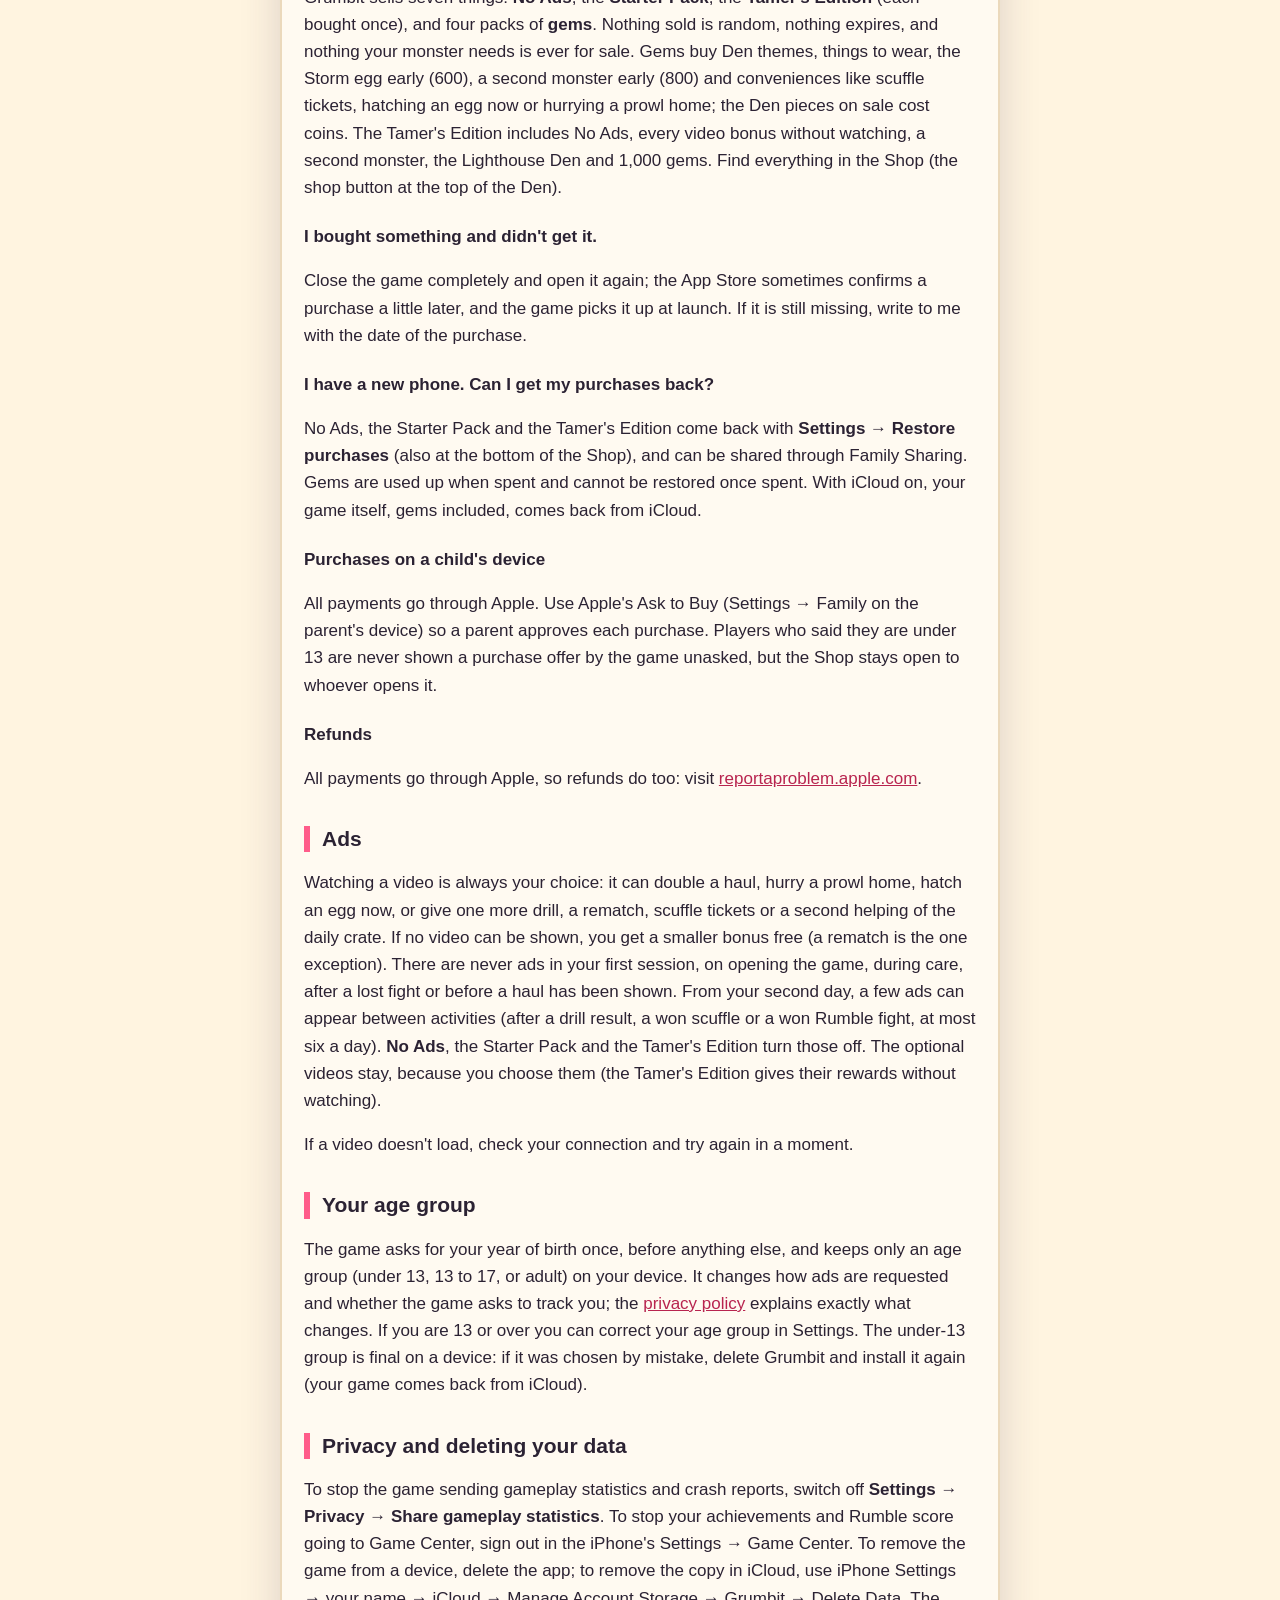
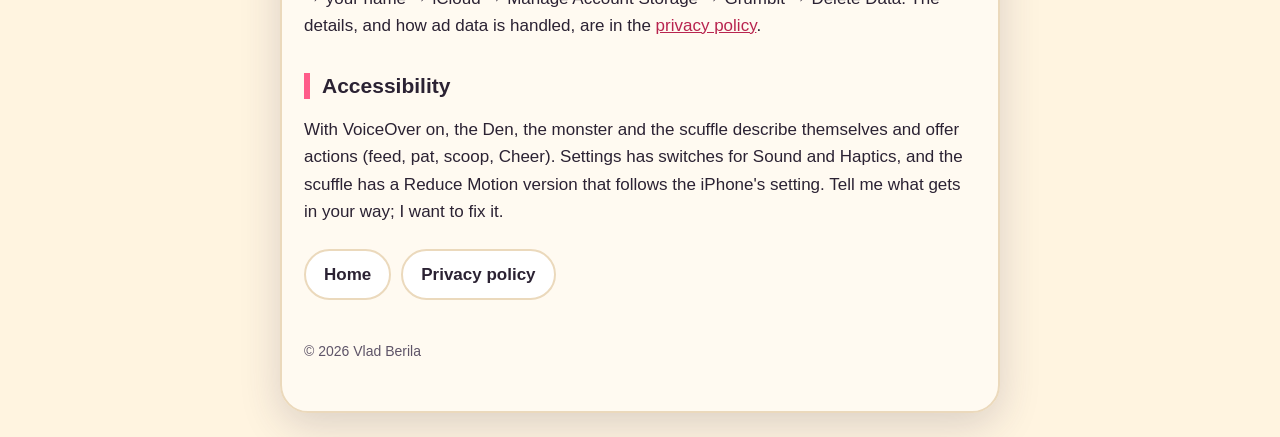
<file: support.html>
<!doctype html>
<html lang="en">
<head>
  <meta charset="utf-8">
  <meta name="viewport" content="width=device-width, initial-scale=1">
  <title>Grumbit Support</title>
  <meta name="description" content="Help with Grumbit: raising your monsters, drills, scuffles and the Weekly Rumble, prowls and the trail, a second monster, widgets, purchases, ads, your age group and contact.">
  <link rel="icon" href="icon.png">
  <link rel="stylesheet" href="style.css">
</head>
<body>
<main>
  <header class="brand">
    <a href="./"><img src="icon.png" alt=""></a>
    <a href="./">
      <div class="name">Grumbit</div>
      <div class="tagline">Monster pet</div>
    </a>
  </header>

  <h1>Support</h1>
  <p>Stuck, lost something, or found a bug? Write to
  <a href="mailto:vladutz_b_05@yahoo.com?subject=Grumbit">vladutz_b_05@yahoo.com</a>.
  Telling me which device you play on and what your monster was doing helps a lot. I read every
  message and usually reply within a few days.</p>

  <h2>Raising your monster</h2>

  <h3>How do I look after it?</h3>
  <p>Drag kibble from the bowl to the monster to feed it, tap a dropping to scoop it, and
  stroke the monster to pat it (hold still and it purrs). It sleeps on the schedule you set in
  Settings. A content monster grows stronger and tends to evolve into something good. Nothing
  here can kill it: on the usual rules it never dies and never runs away.</p>

  <h3>What is a care slip?</h3>
  <p>If one of its needs sits at the bottom for two waking hours, that counts as a slip, at most
  one a day. Slips are never shown as failure; they steer it towards the <strong>wild</strong>
  forms, which hit harder and guard less. A different build, not a worse one.</p>

  <h3>How does it evolve?</h3>
  <p>It grows with real time, from hatchling to rookie, prime and apex, and the forms it becomes
  depend on how you raised it: its mood, the stat you trained most, its care slips and its
  scuffle wins. A monster with a legacy can go one step further and become a Mythic. There are
  40 forms in four lines, Ember, Moss, Tide and Storm. The Monsterpedia shows silhouettes and
  hints for the ones you have not found.</p>

  <h3>How do I get the Storm egg?</h3>
  <p>Beat the Stormridge boss on the Circuit and the Storm egg is yours, or unlock it early for
  600 gems. After that, Storm is one of the eggs whenever you choose one: for an heir, or for a
  second monster.</p>

  <h3>Raising an heir, and the 1997 rules</h3>
  <p>Once your monster has beaten the whole Circuit, tap <strong>Raise an heir</strong> on the
  Circuit's champion panel or in the Den's <strong>More</strong> menu. From Apex on, Settings has
  a Retire card too. Your champion moves to the Hall of Legends and its heir's egg inherits a
  share of its strength. You can choose the <strong>1997 rules</strong> for the heir: a monster
  neglected for too long can storm off. They apply only to that egg.</p>

  <h2>Two monsters</h2>

  <h3>How do I get a second monster?</h3>
  <p>Three ways: beat the Rustyard boss (the Circuit's second), unlock it for 800 gems, or get the
  Tamer's Edition. It can move in once your first monster is a Rookie. Choose its egg and it
  hatches right there in the Den.</p>

  <h3>How do I switch between them?</h3>
  <p>Tap the other monster in the Den, or the little chip on the name plate (it is in the Train
  and Circuit headers too). Each has its own needs, Energy, tickets and Circuit lap; they share
  the Den, your coins and gems, the daily tasks and the Weekly Rumble. One can prowl while the
  other stays home to play.</p>

  <h2>Drills, scuffles and the Circuit</h2>

  <h3>Drills</h3>
  <p>Smash trains Power, Brace trains Guard and Dash trains Speed. From the Rookie stage there
  is a fourth, <strong>Balance</strong>, a wobble board that trains Grit (a little extra strength
  in every stat); the day's first Balance run costs no Energy. Each drill takes about half a
  minute and costs Energy, so a rested monster manages a handful before it needs a nap. Drills
  get harder, and pay more, as your monster grows.</p>

  <h3>My stat is at its cap. Is there any point drilling it?</h3>
  <p>Yes. A drill on a capped stat is practice: no stat gain, but it still pays coins and Grit
  (full Grit for the first six practice drills of a day).</p>

  <h3>Snacks</h3>
  <p>The Train tab has a row of snacks, one a day. A snack makes the next drill of its stat gain
  one more. They cost coins.</p>

  <h3>Scuffles</h3>
  <p>A scuffle plays out on its own. You have one job: when your monster winds up its big move,
  tap <strong>Cheer</strong> as the ring closes for a critical hit. The Circuit has 45 rivals in
  five zones, with a boss and a trophy at the end of each. Each scuffle costs a ticket (you hold
  up to five; one comes back every 90 minutes). A loss to your next rival still pays a few coins
  and some Grit, and it never costs mood. With VoiceOver on, the Cheer window is wider and counts
  down aloud.</p>

  <h3>The Weekly Rumble</h3>
  <p>Beat the Circuit's first boss and a Rumble card appears on the Circuit. Each week brings a
  new bracket: a quarter-final, a semi-final and a final, a ticket a fight. Win the final for the
  week's prize to wear (or gems, if you have it already), and a tougher heat begins. Rounds you
  win add to your score for the week.</p>

  <h3>Where is the Rumble leaderboard?</h3>
  <p>On the Rumble screen, when you are signed in to Game Center. It is not shown to players
  under 13, and no score of theirs is sent. Your week's score goes to a Game
  Center leaderboard that starts afresh every Monday, and other players see it under your Game
  Center name. Not signed in? Nothing is sent, and the Rumble works just the same.</p>

  <h2>Prowls and the trail</h2>
  <p>Open the door to the Wilds to send your monster out for 1, 4 or 8 hours in a zone it has
  opened. It comes home with a <strong>haul</strong> of coins, Grit and sometimes a relic (there
  are 60 to find). If you have been away a few hours and nothing is waiting, it goes prowling on
  its own, so there is always something to come back to.</p>

  <h3>Following the trail</h3>
  <p>While it is out, the Wilds shows it walking the trail. About every two hours it stops for a
  <strong>moment</strong>: a fork in the path (pick coins, Grit or a chance at a relic), a cheer
  (tap in time, like in a scuffle) or a dig (junk for the workbench). Answer for extra loot. A
  moment stays open until the next one comes up, and missing one costs nothing.</p>

  <h3>Hurry home, or call it home</h3>
  <p><strong>Hurry home</strong> brings it back now with the haul for the time it was out, the
  relic it was bringing and every moment you answered. It costs a video once a day, or 15 gems
  (twice a day), and needs at least half an hour left. <strong>Call it home</strong> is free and
  brings what it has found so far; a relic comes too only once it is halfway.</p>

  <h3>Do I lose scuffle tickets while it is out?</h3>
  <p>No. While it is on a prowl you sent, tickets keep coming back, up to three past the usual
  five. The Circuit shows them as "5 + 2" and so on.</p>

  <h3>Prowl gear</h3>
  <p>When you send it out you can pack one piece of gear, bought with coins: a compass (better odds
  of a relic), a lantern (half as much Grit again), a pack (twice the junk) or a map (a relic you
  do not have yet). The haul card says what it did.</p>

  <h2>Your Den</h2>

  <h3>Junk and the workbench</h3>
  <p>Digs on the trail and prowls bring back junk. The <strong>Workbench</strong> (in the Shop and
  the Den's More menu) turns junk and coins into six Den pieces you cannot buy anywhere else.</p>

  <h3>Daily tasks</h3>
  <p>Tap the tasks chip in the Den to see today's three. Each pays coins as soon as it is done,
  and finishing all three adds 2 gems. New ones come each day.</p>

  <h2>Widgets</h2>
  <p>Touch and hold the Home Screen, tap <strong>+</strong> and search for Grumbit to add the
  small or medium widget; Lock Screen widgets are in the Lock Screen's customise menu. The
  buttons on the widget feed and pat your monster without opening the game. With two monsters,
  the widget shows the one you last picked in the game on that device. The widget shows what the
  game last saved and updates on a schedule iOS controls, so it can lag a little.</p>

  <h2>Reminders</h2>
  <p>After a haul (never in your first session), the game asks whether it may send reminders; if
  you say Not now, it may ask once more later. At most two a day in all: a haul is back, it has
  stopped on the trail, an evolution happened, or scuffle tickets are full, for each of your monsters; never at night or
  just after you played. You can turn each kind on or off in the game's Settings, or in the
  iPhone's Settings → Notifications → Grumbit. Players who said they are under 13 are not
  asked by the game; a grown-up can turn reminders on in Settings.</p>

  <h2>Your game on other devices</h2>
  <p>With iCloud on, your game follows you between your iPhone and iPad, both monsters included.
  Settings → iCloud sync says where it stands. If two devices played offline, the game merges
  them: coins and purchases are never counted twice. If one device runs an older version of
  Grumbit than the one that saved the game, it pauses syncing until you update.</p>

  <h2>Languages</h2>
  <p>Grumbit speaks nine languages: English, French, German, Italian, Spanish, Brazilian
  Portuguese, Japanese, Korean and Simplified Chinese. It follows your device's language; to
  change it for Grumbit alone, use the iPhone's Settings → Grumbit → Language.</p>

  <h2>Purchases</h2>
  <p>Grumbit sells seven things: <strong>No Ads</strong>, the <strong>Starter Pack</strong>, the
  <strong>Tamer's Edition</strong> (each bought once), and four packs of <strong>gems</strong>.
  Nothing sold is random, nothing expires, and nothing your monster needs is ever for sale. Gems
  buy Den themes, things to wear, the Storm egg early (600), a second monster early (800) and
  conveniences like scuffle tickets, hatching an egg now or hurrying a prowl home; the Den
  pieces on sale cost coins. The Tamer's Edition includes No Ads, every video bonus without watching, a second
  monster, the Lighthouse Den and 1,000 gems. Find everything in the Shop (the shop button at the
  top of the Den).</p>

  <h3>I bought something and didn't get it.</h3>
  <p>Close the game completely and open it again; the App Store sometimes confirms a purchase a
  little later, and the game picks it up at launch. If it is still missing, write to me with the
  date of the purchase.</p>

  <h3>I have a new phone. Can I get my purchases back?</h3>
  <p>No Ads, the Starter Pack and the Tamer's Edition come back with <strong>Settings → Restore
  purchases</strong> (also at the bottom of the Shop), and can be shared through Family Sharing.
  Gems are used up when spent and cannot be restored once spent. With iCloud on, your game itself,
  gems included, comes back from iCloud.</p>

  <h3>Purchases on a child's device</h3>
  <p>All payments go through Apple. Use Apple's Ask to Buy (Settings → Family on the parent's
  device) so a parent approves each purchase. Players who said they are under 13 are never shown
  a purchase offer by the game unasked, but the Shop stays open to whoever opens it.</p>

  <h3>Refunds</h3>
  <p>All payments go through Apple, so refunds do too: visit
  <a href="https://reportaproblem.apple.com">reportaproblem.apple.com</a>.</p>

  <h2>Ads</h2>
  <p>Watching a video is always your choice: it can double a haul, hurry a prowl home, hatch an
  egg now, or give one more drill, a rematch, scuffle tickets or a second helping of the daily
  crate. If no video can be shown, you get a smaller bonus free (a rematch is the one exception).
  There are never ads in your first session, on opening the game, during care, after a lost fight
  or before a haul has been shown. From your second day, a few ads can appear between activities
  (after a drill result, a won scuffle or a won Rumble fight, at most six a day).
  <strong>No Ads</strong>, the Starter Pack and the Tamer's Edition turn those off. The optional
  videos stay, because you choose them (the Tamer's Edition gives their rewards without
  watching).</p>
  <p>If a video doesn't load, check your connection and try again in a moment.</p>

  <h2>Your age group</h2>
  <p>The game asks for your year of birth once, before anything else, and keeps only an age
  group (under 13, 13 to 17, or adult) on your device. It changes how ads are requested and
  whether the game asks to track you; the <a href="privacy.html#children">privacy policy</a>
  explains exactly what changes. If you are 13 or over you can correct your age group in
  Settings. The under-13 group is final on a device: if it was chosen by mistake, delete Grumbit
  and install it again (your game comes back from iCloud).</p>

  <h2>Privacy and deleting your data</h2>
  <p>To stop the game sending gameplay statistics and crash reports, switch off
  <strong>Settings → Privacy → Share gameplay statistics</strong>. To stop your achievements and
  Rumble score going to Game Center, sign out in the iPhone's Settings → Game Center. To remove
  the game from a device, delete the app; to remove the copy in iCloud, use iPhone Settings →
  your name → iCloud → Manage Account Storage → Grumbit → Delete Data. The details, and how ad
  data is handled, are in the <a href="privacy.html">privacy policy</a>.</p>

  <h2>Accessibility</h2>
  <p>With VoiceOver on, the Den, the monster and the scuffle describe themselves and offer
  actions (feed, pat, scoop, Cheer). Settings has switches for Sound and Haptics, and the
  scuffle has a Reduce Motion version that follows the iPhone's setting. Tell me what gets in
  your way; I want to fix it.</p>

  <nav class="links">
    <a href="./">Home</a>
    <a href="privacy.html">Privacy policy</a>
  </nav>

  <footer>© 2026 Vlad Berila</footer>
</main>
</body>
</html>
</file>
<file: style.css>
/* Grumbit site; colours from Grumbit/Model/Palette.swift (06 §2). */
:root {
  --sky: #BEE7F5;
  --cream: #FFF4E0;
  --clay: #E7B98A;
  --wood: #C98B5A;
  --dusk: #F2A7A0;
  --night: #3A2E4F;
  --ink: #2B2233;
  --ink-dim: #5E5468;
  --punch: #FF5C8A;
  --punch-deep: #B8244F;   /* text-safe version of punch on cream */
  --coin: #F7B733;
  --gem: #8A6CFF;
  --ember: #E8502E;
  --moss: #4FA85A;
  --tide: #2CB5B0;
  --panel: #FFFBF3;
  --panel-stroke: #EBD9BC;
}

* { box-sizing: border-box; }

html { background: var(--cream); }

body {
  margin: 0;
  min-height: 100vh;
  background: linear-gradient(180deg, var(--sky) 0%, #E4F0E8 28%, var(--cream) 60%, #F7E3C4 100%);
  background-attachment: fixed;
  color: var(--ink);
  font: 17px/1.6 ui-rounded, "SF Pro Rounded", -apple-system, BlinkMacSystemFont, "Segoe UI", Roboto, sans-serif;
  -webkit-text-size-adjust: 100%;
}

main {
  max-width: 720px;
  margin: 24px auto;
  padding: 32px 22px 48px;
  background: rgba(255, 251, 243, 0.95);
  border-radius: 28px;
  border: 2px solid var(--panel-stroke);
  box-shadow: 0 12px 40px rgba(58, 46, 79, 0.18);
}

header.brand { display: flex; align-items: center; gap: 14px; margin-bottom: 26px; }
header.brand img { width: 64px; height: 64px; border-radius: 15px; box-shadow: 0 3px 10px rgba(0,0,0,0.22); }
header.brand a { color: inherit; text-decoration: none; }
header.brand .name { font-size: 30px; font-weight: 900; line-height: 1.05; letter-spacing: 0.01em; }
header.brand .tagline { font-size: 12px; letter-spacing: 0.2em; color: var(--ink-dim); text-transform: uppercase; }

h1 { font-size: 32px; line-height: 1.2; margin: 0 0 8px; }
h2 {
  font-size: 21px; margin: 34px 0 8px; padding-left: 12px;
  border-left: 6px solid var(--punch);
  line-height: 1.25;
}
h3 { font-size: 17px; margin: 22px 0 4px; }
.dim { color: var(--ink-dim); }
a { color: var(--punch-deep); }

.hero { display: block; width: 100%; height: auto; border-radius: 20px; margin: 4px 0 20px; border: 2px solid var(--panel-stroke); }

.panel {
  background: #FFFFFF;
  border: 2px solid var(--panel-stroke);
  border-radius: 18px;
  padding: 16px 20px;
  margin: 18px 0;
}
.panel p:first-child { margin-top: 0; }
.panel p:last-child { margin-bottom: 0; }
.panel.kids { border-color: var(--tide); }

.lines { display: flex; gap: 8px; margin: 14px 0; flex-wrap: wrap; }
.lines span { padding: 4px 12px; border-radius: 999px; font-weight: 800; font-size: 14px; color: #fff; }
.lines .ember { background: #C8401F; }
.lines .moss { background: #2F7A3A; }
.lines .tide { background: #17807C; }
.lines .storm { background: #4A5A8C; }   /* Storm's body colour, Palette.swift */

table { width: 100%; border-collapse: collapse; margin: 12px 0; font-size: 15px; }
th, td { text-align: left; vertical-align: top; padding: 10px 8px; border-bottom: 1px solid var(--panel-stroke); }
th { color: var(--ink-dim); font-weight: 700; }
.table-wrap { overflow-x: auto; }

nav.links { display: flex; flex-wrap: wrap; gap: 10px; margin: 24px 0; }
nav.links a {
  padding: 10px 18px;
  border: 2px solid var(--panel-stroke);
  border-radius: 999px;
  background: #fff;
  color: var(--ink);
  text-decoration: none;
  font-weight: 800;
}
nav.links a.primary { background: var(--punch); border-color: var(--punch); color: var(--ink); }

footer { margin-top: 40px; font-size: 14px; color: var(--ink-dim); }

@media (max-width: 480px) {
  main { margin: 0; border-radius: 0; border-left: 0; border-right: 0; }
  h1 { font-size: 27px; }
  body { font-size: 16px; }
}

@media (prefers-color-scheme: dark) {
  html { background: var(--night); }
  body { background: linear-gradient(180deg, #2A2140 0%, var(--night) 100%); color: #F4ECE0; }
  main { background: rgba(58, 46, 79, 0.96); border-color: #54466E; }
  .panel { background: #46385F; border-color: #5E4F7C; }
  .dim, th, footer, header.brand .tagline { color: #CFC4DD; }
  a { color: #FFB3CA; }
  nav.links a { background: #46385F; color: #F4ECE0; border-color: #5E4F7C; }
  nav.links a.primary { background: var(--punch); color: var(--ink); }
  th, td { border-bottom-color: #5E4F7C; }
}
</file>
